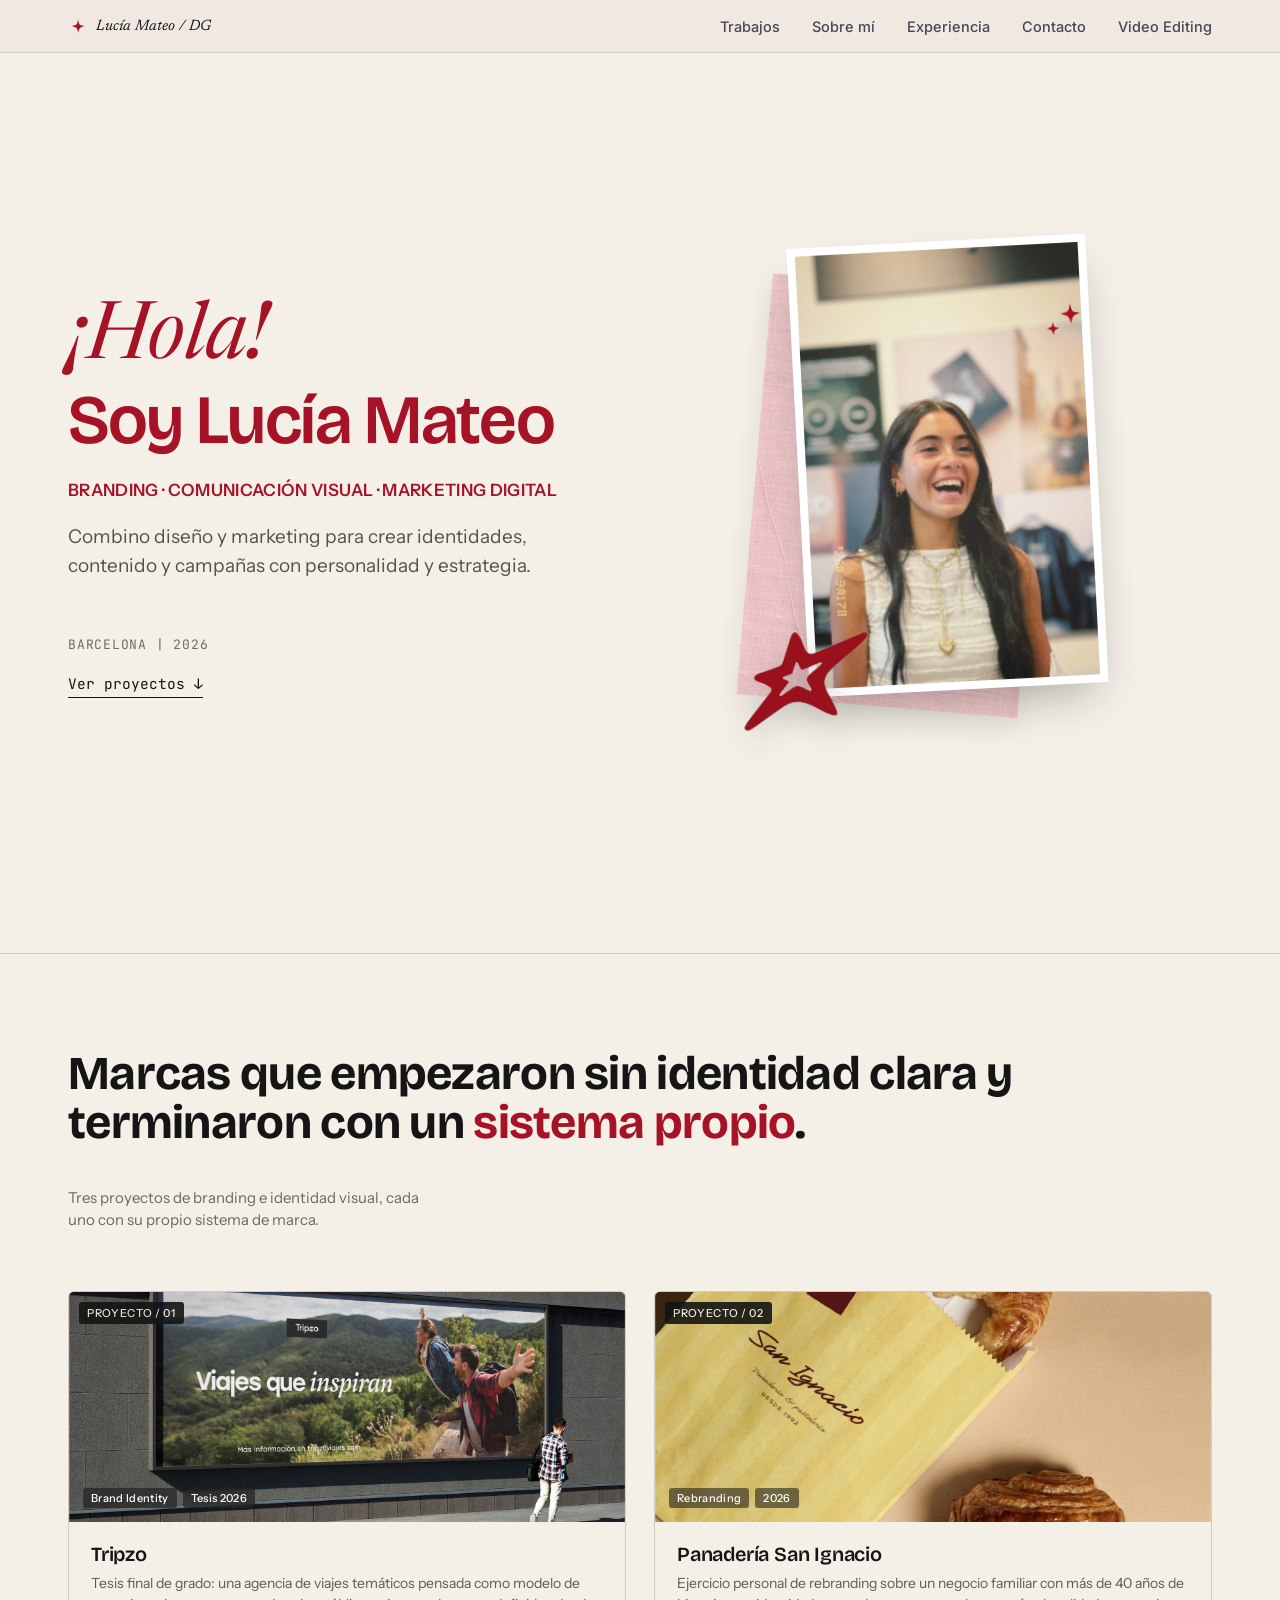
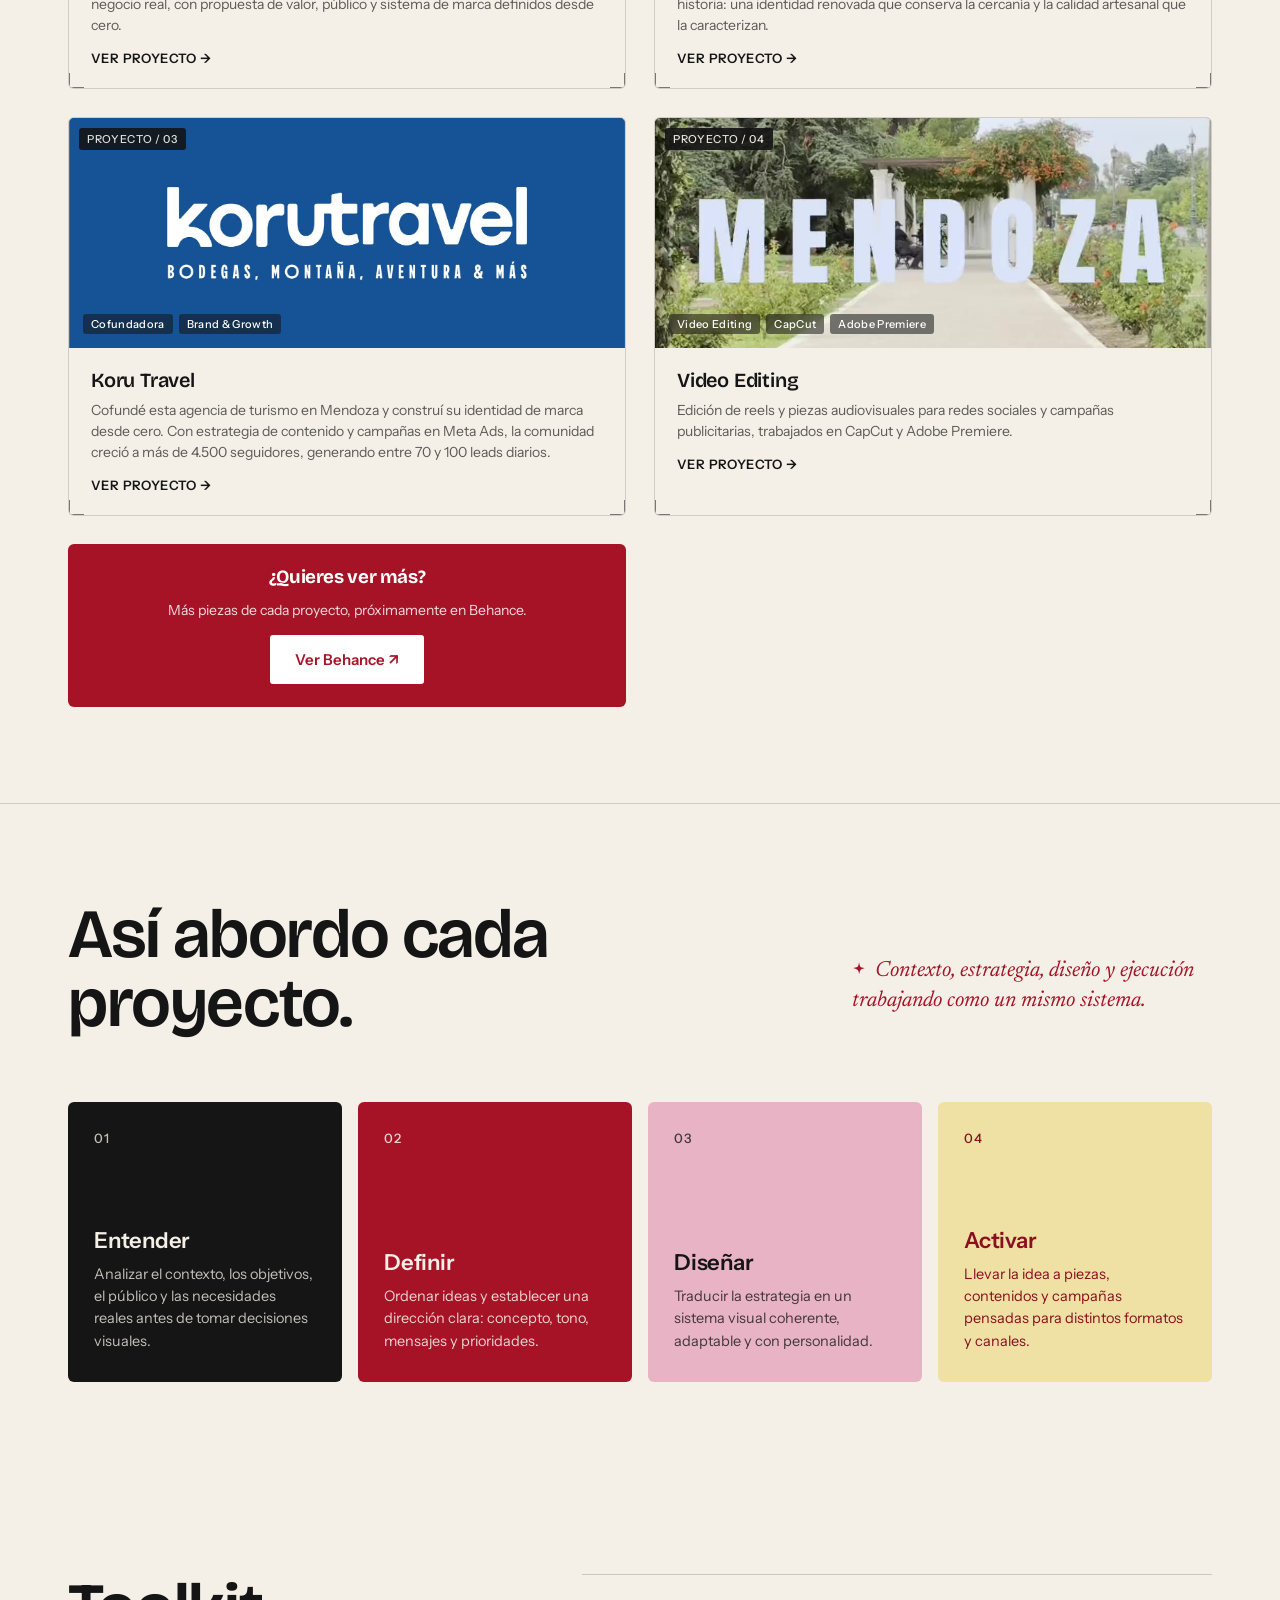
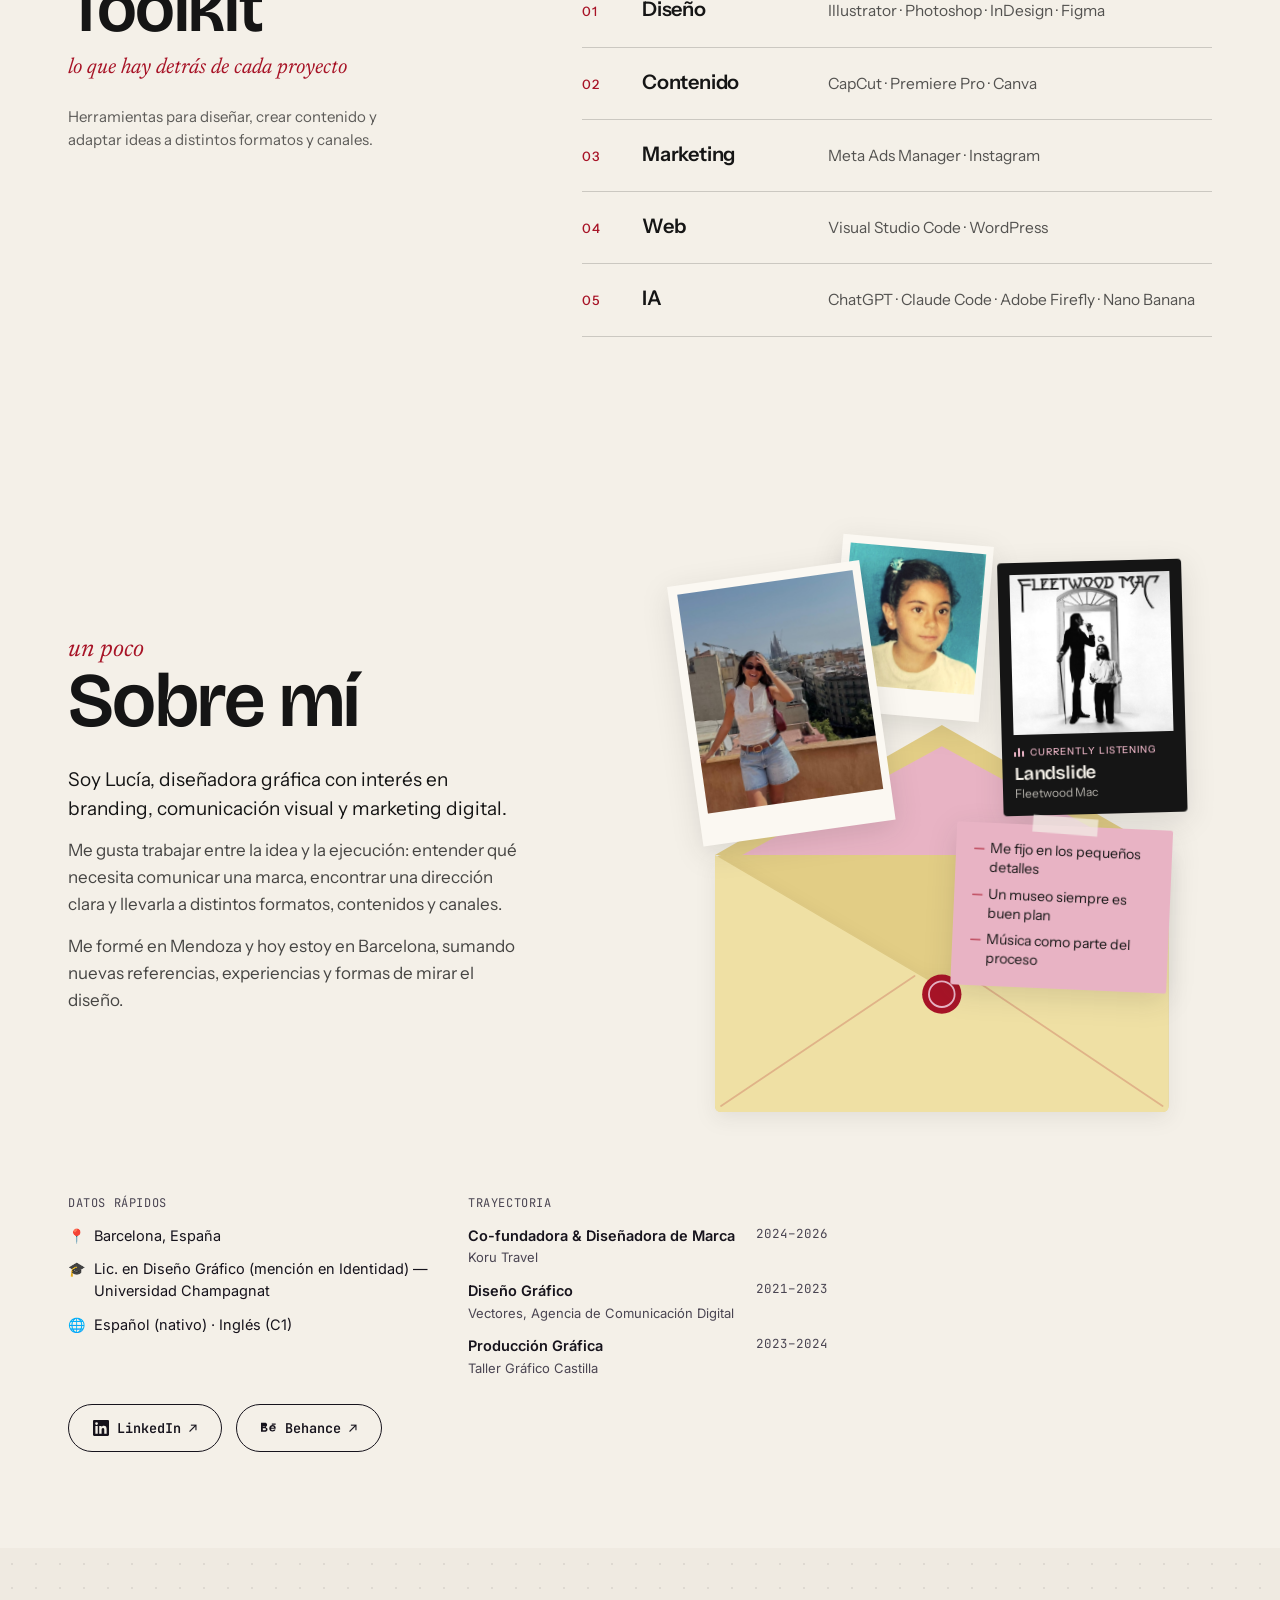
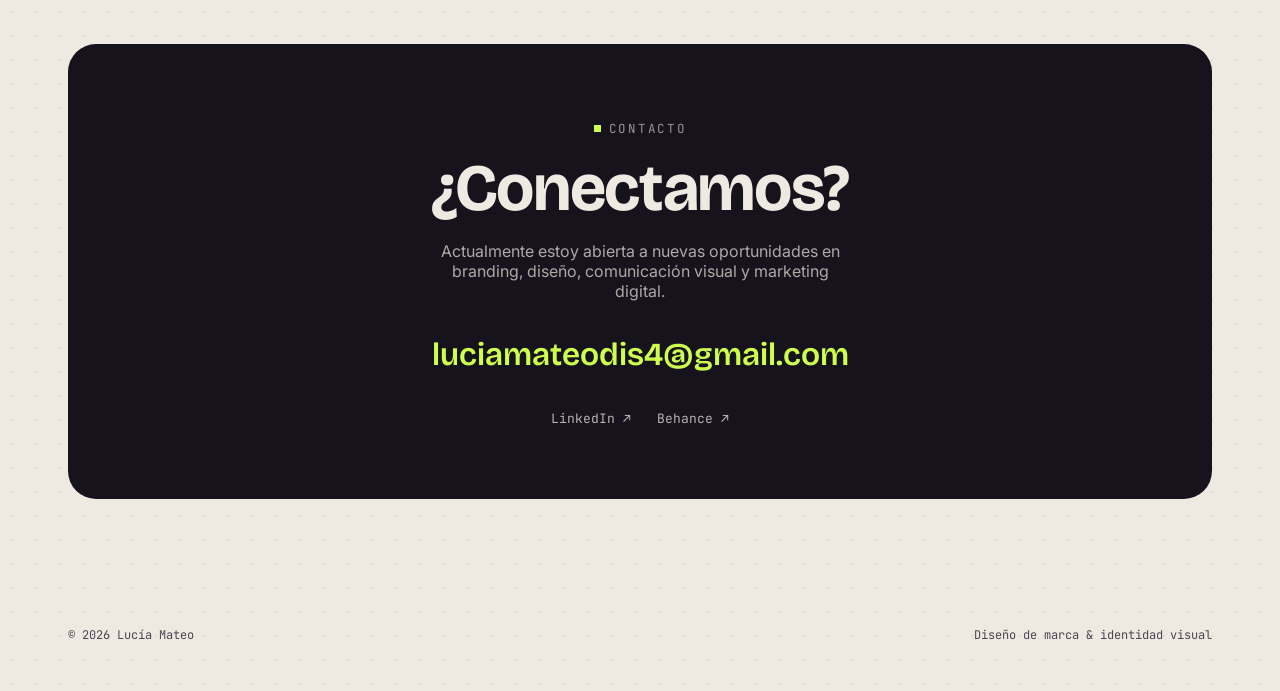
<file: index.html>
<!DOCTYPE html>
<html lang="es">
<head>
<meta charset="UTF-8">
<meta name="viewport" content="width=device-width, initial-scale=1.0">
<script>document.documentElement.classList.add('js');</script>
<title>Lucía Mateo — Diseñadora de Marca y Comunicación Visual</title>
<meta name="description" content="Portfolio de Lucía Mateo, Diseñadora de Marca y Comunicación Visual: investigación, estrategia, sistema visual y aplicaciones de marca.">
<link rel="canonical" href="https://mmateolucia-art.github.io/portfolio-lucia/">

<meta property="og:type" content="website">
<meta property="og:locale" content="es_AR">
<meta property="og:url" content="https://mmateolucia-art.github.io/portfolio-lucia/">
<meta property="og:title" content="Lucía Mateo — Diseñadora de Marca y Comunicación Visual">
<meta property="og:description" content="Portfolio de Lucía Mateo, Diseñadora de Marca y Comunicación Visual: investigación, estrategia, sistema visual y aplicaciones de marca.">
<meta property="og:image" content="assets/images/lucia-perfil.jpg">

<meta name="twitter:card" content="summary_large_image">
<meta name="twitter:title" content="Lucía Mateo — Diseñadora de Marca y Comunicación Visual">
<meta name="twitter:description" content="Portfolio de Lucía Mateo, Diseñadora de Marca y Comunicación Visual.">
<meta name="twitter:image" content="https://cdn.myportfolio.com/95ef7bb7-5c14-4b65-9e2f-064f69b34ddf/188fa407-0d15-4725-ad2d-2b0a0251a399_rwc_423x0x3004x2253x3004.jpg">

<meta name="theme-color" content="#EFEAE1">
<link rel="icon" type="image/svg+xml" href="assets/favicon.svg?v=2">

<link rel="preconnect" href="https://fonts.googleapis.com">
<link rel="preconnect" href="https://fonts.gstatic.com" crossorigin>
<link href="https://fonts.googleapis.com/css2?family=Bricolage+Grotesque:opsz,wght@12..96,400..800&family=Instrument+Sans:wght@400..700&family=Inter:wght@400;500;600&family=JetBrains+Mono:wght@400;500&family=Newsreader:ital,opsz,wght@1,6..72,400&display=swap" rel="stylesheet">
<link rel="preload" as="image" href="assets/images/lucia-hero-web.jpg" fetchpriority="high">
<link rel="stylesheet" href="assets/style.css">
</head>
<body>

<header class="nav">
  <div class="nav-inner">
    <a href="#top" class="logo logo--signature">
      <span class="logo-mark logo-mark--star">
        <svg viewBox="0 0 24 24" aria-hidden="true">
          <path fill="#A71326" d="M12 1.5c.8 4.5 1.3 7.1 3.2 9 2.2.5 4.6.9 6.8 1.5-2.4.7-4.8 1.3-6.7 2.7-1.6 2.1-2.3 4.3-2.9 7.8-.7-3.5-1.4-5.9-3.1-7.7-2-1.4-4.5-2.1-7.3-2.8 2.9-.6 5.5-1.1 7.2-1.9 1.8-1.8 2.4-4.4 2.8-8.6Z"/>
        </svg>
      </span>
      Lucía Mateo / DG
    </a>
    <nav class="links" id="mobileNav">
      <a href="#trabajo">Trabajos</a>
      <a href="#sobre-mi">Sobre mí</a>
      <a href="#experiencia">Experiencia</a>
      <a href="#contacto">Contacto</a>
      <a href="video-editing.html">Video Editing</a>
    </nav>
    <button class="burger" id="burgerBtn" aria-label="Abrir menú" aria-expanded="false" aria-controls="mobileNav">
      <span></span><span></span><span></span>
    </button>
  </div>
</header>

<main id="top">

  <!-- HERO -->
  <section class="hero-v2" id="hero">
    <div class="wrap hero-v2-grid">
      <div class="hero-v2-info">
        <p class="hero-v2-hello">¡Hola!</p>
        <h1 class="hero-v2-name">Soy Lucía Mateo</h1>
        <p class="hero-v2-role">BRANDING · COMUNICACIÓN VISUAL · MARKETING DIGITAL</p>
        <p class="hero-v2-lead">Combino diseño y marketing para crear identidades, contenido y campañas con personalidad y estrategia.</p>
        <div class="hero-v2-meta-group">
          <p class="hero-v2-meta">Barcelona | 2026</p>
          <a href="#trabajo" class="hero-v2-cta">Ver proyectos ↓</a>
        </div>
      </div>

      <div class="hero-v2-visual">
        <div class="hero-v2-fabric-wrap" data-depth="2.5" aria-hidden="true">
          <img class="hero-v2-fabric" src="assets/images/pink-fabric-web.jpg" alt="" width="640" height="960">
        </div>

        <div class="hero-v2-photo-tilt">
          <div class="hero-v2-photo-wrap" data-depth="3">
            <img class="hero-v2-photo" src="assets/images/lucia-hero-web.jpg" alt="Lucía Mateo riendo con naturalidad, retrato tomado en un espacio interior con fotografías de fondo" width="840" height="1260" fetchpriority="high">
          </div>

          <!-- anchored to .hero-v2-photo-tilt (not .hero-v2-visual) so their overlap with the photo stays constant regardless of container width -->
          <div class="hero-v2-star-main-wrap" data-depth="-7" aria-hidden="true">
            <img class="hero-v2-star-main" src="assets/images/star-main-cut.png" alt="" width="520" height="520">
          </div>

          <div class="hero-v2-star-small-wrap" data-depth="3.5" aria-hidden="true">
            <svg class="hero-v2-star-small hero-v2-star-small-a" viewBox="0 0 24 24">
              <path d="M12 1.5c.8 4.5 1.3 7.1 3.2 9 2.2.5 4.6.9 6.8 1.5-2.4.7-4.8 1.3-6.7 2.7-1.6 2.1-2.3 4.3-2.9 7.8-.7-3.5-1.4-5.9-3.1-7.7-2-1.4-4.5-2.1-7.3-2.8 2.9-.6 5.5-1.1 7.2-1.9 1.8-1.8 2.4-4.4 2.8-8.6Z"/>
            </svg>
            <svg class="hero-v2-star-small hero-v2-star-small-b" viewBox="0 0 24 24">
              <path d="M12 1.5c.8 4.5 1.3 7.1 3.2 9 2.2.5 4.6.9 6.8 1.5-2.4.7-4.8 1.3-6.7 2.7-1.6 2.1-2.3 4.3-2.9 7.8-.7-3.5-1.4-5.9-3.1-7.7-2-1.4-4.5-2.1-7.3-2.8 2.9-.6 5.5-1.1 7.2-1.9 1.8-1.8 2.4-4.4 2.8-8.6Z"/>
            </svg>
          </div>
        </div>
      </div>
    </div>
  </section>

  <hr class="divider">

  <!-- WORK -->
  <section class="pad work-hp" id="trabajo">
    <div class="wrap">
      <div class="section-head reveal">
        <h2 class="h2-work">Marcas que empezaron sin identidad clara y terminaron con un <span class="hl">sistema propio</span>.</h2>
        <p>Tres proyectos de branding e identidad visual, cada uno con su propio sistema de marca.</p>
      </div>

      <div class="work-grid">

        <a class="proj frame reveal" href="tripzo.html">
          <span class="corner tl"></span><span class="corner tr"></span><span class="corner bl"></span><span class="corner br"></span>
          <span class="frame-tag">proyecto / 01</span>
          <div class="proj-thumb">
            <img src="assets/images/tripzo-portada.jpg" alt="Identidad de marca de Tripzo, agencia de viajes temáticos" loading="lazy">
            <div class="tags"><span>Brand Identity</span><span>Tesis 2026</span></div>
          </div>
          <div class="proj-body">
            <h3>Tripzo</h3>
            <p>Tesis final de grado: una agencia de viajes temáticos pensada como modelo de negocio real, con propuesta de valor, público y sistema de marca definidos desde cero.</p>
            <div class="proj-arrow">Ver proyecto →</div>
          </div>
        </a>

        <a class="proj frame reveal" href="panaderia-san-ignacio.html">
          <span class="corner tl"></span><span class="corner tr"></span><span class="corner bl"></span><span class="corner br"></span>
          <span class="frame-tag">proyecto / 02</span>
          <div class="proj-thumb">
            <img src="assets/images/panaderia-san-ignacio-portada.jpg" alt="Rebranding de Panadería San Ignacio" loading="lazy">
            <div class="tags"><span>Rebranding</span><span>2026</span></div>
          </div>
          <div class="proj-body">
            <h3>Panadería San Ignacio</h3>
            <p>Ejercicio personal de rebranding sobre un negocio familiar con más de 40 años de historia: una identidad renovada que conserva la cercanía y la calidad artesanal que la caracterizan.</p>
            <div class="proj-arrow">Ver proyecto →</div>
          </div>
        </a>

        <a class="proj frame reveal" href="koru-travel.html">
          <span class="corner tl"></span><span class="corner tr"></span><span class="corner bl"></span><span class="corner br"></span>
          <span class="frame-tag">proyecto / 03</span>
          <div class="proj-thumb">
            <img src="assets/images/koru-travel-portada.jpg" alt="Identidad de marca de Koru Travel, agencia de viajes en Mendoza" loading="lazy">
            <div class="tags"><span>Cofundadora</span><span>Brand & Growth</span></div>
          </div>
          <div class="proj-body">
            <h3>Koru Travel</h3>
            <p>Cofundé esta agencia de turismo en Mendoza y construí su identidad de marca desde cero. Con estrategia de contenido y campañas en Meta Ads, la comunidad creció a más de 4.500 seguidores, generando entre 70 y 100 leads diarios.</p>
            <div class="proj-arrow">Ver proyecto →</div>
          </div>
        </a>

        <a class="proj frame reveal" href="video-editing.html">
          <span class="corner tl"></span><span class="corner tr"></span><span class="corner bl"></span><span class="corner br"></span>
          <span class="frame-tag">proyecto / 04</span>
          <div class="proj-thumb">
            <img src="assets/images/koru-video-5-publicidad-poster.jpg" alt="Pieza de publicidad en video de Koru Travel" loading="lazy">
            <div class="tags"><span>Video Editing</span><span>CapCut</span><span>Adobe Premiere</span></div>
          </div>
          <div class="proj-body">
            <h3>Video Editing</h3>
            <p>Edición de reels y piezas audiovisuales para redes sociales y campañas publicitarias, trabajados en CapCut y Adobe Premiere.</p>
            <div class="proj-arrow">Ver proyecto →</div>
          </div>
        </a>

        <div class="proj frame reveal" style="display:flex; align-items:center; justify-content:center; text-align:center; padding:22px; background:var(--violet); color:#fff; border-color:transparent;">
          <div>
            <h3 style="margin-bottom:10px;">¿Quieres ver más?</h3>
            <p style="color:rgba(255,255,255,.85); font-size:14px; margin-bottom:16px;">Más piezas de cada proyecto, próximamente en Behance.</p>
            <a href="https://www.behance.net/luciamateo" target="_blank" rel="noopener" class="btn" style="background:#fff; color:var(--violet);">Ver Behance ↗</a>
          </div>
        </div>

      </div>
    </div>
  </section>

  <hr class="divider">

  <!-- PROCESS -->
  <section class="pad process-hp" id="proceso">
    <div class="wrap">
      <div class="section-head reveal">
        <h2>Así abordo cada proyecto.</h2>
        <p>
          <svg class="process-hp-star" viewBox="0 0 24 24" aria-hidden="true"><path d="M12 1.5c.8 4.5 1.3 7.1 3.2 9 2.2.5 4.6.9 6.8 1.5-2.4.7-4.8 1.3-6.7 2.7-1.6 2.1-2.3 4.3-2.9 7.8-.7-3.5-1.4-5.9-3.1-7.7-2-1.4-4.5-2.1-7.3-2.8 2.9-.6 5.5-1.1 7.2-1.9 1.8-1.8 2.4-4.4 2.8-8.6Z"/></svg>
          Contexto, estrategia, diseño y ejecución trabajando como un mismo sistema.
        </p>
      </div>
      <div class="steps">
        <div class="step st1 reveal">
          <div class="num">01</div>
          <h3>Entender</h3>
          <p>Analizar el contexto, los objetivos, el público y las necesidades reales antes de tomar decisiones visuales.</p>
        </div>
        <div class="step st2 reveal">
          <div class="num">02</div>
          <h3>Definir</h3>
          <p>Ordenar ideas y establecer una dirección clara: concepto, tono, mensajes y prioridades.</p>
        </div>
        <div class="step st3 reveal">
          <div class="num">03</div>
          <h3>Diseñar</h3>
          <p>Traducir la estrategia en un sistema visual coherente, adaptable y con personalidad.</p>
        </div>
        <div class="step st4 reveal">
          <div class="num">04</div>
          <h3>Activar</h3>
          <p>Llevar la idea a piezas, contenidos y campañas pensadas para distintos formatos y canales.</p>
        </div>
      </div>
    </div>
  </section>

  <!-- TOOLKIT -->
  <section class="pad toolkit-hp" id="toolkit">
    <div class="wrap toolkit-hp-grid">
      <div class="toolkit-hp-head reveal">
        <h2 class="toolkit-hp-title">Toolkit</h2>
        <p class="toolkit-hp-sub">lo que hay detrás de cada proyecto</p>
        <p class="toolkit-hp-copy">Herramientas para diseñar, crear contenido y adaptar ideas a distintos formatos y canales.</p>
      </div>
      <ol class="toolkit-hp-list reveal">
        <li class="toolkit-hp-item">
          <span class="toolkit-hp-num">01</span>
          <h3 class="toolkit-hp-cat">Diseño</h3>
          <p class="toolkit-hp-tools">Illustrator · Photoshop · InDesign · Figma</p>
        </li>
        <li class="toolkit-hp-item">
          <span class="toolkit-hp-num">02</span>
          <h3 class="toolkit-hp-cat">Contenido</h3>
          <p class="toolkit-hp-tools">CapCut · Premiere Pro · Canva</p>
        </li>
        <li class="toolkit-hp-item">
          <span class="toolkit-hp-num">03</span>
          <h3 class="toolkit-hp-cat">Marketing</h3>
          <p class="toolkit-hp-tools">Meta Ads Manager · Instagram</p>
        </li>
        <li class="toolkit-hp-item">
          <span class="toolkit-hp-num">04</span>
          <h3 class="toolkit-hp-cat">Web</h3>
          <p class="toolkit-hp-tools">Visual Studio Code · WordPress</p>
        </li>
        <li class="toolkit-hp-item">
          <span class="toolkit-hp-num">05</span>
          <h3 class="toolkit-hp-cat">IA</h3>
          <p class="toolkit-hp-tools">ChatGPT · Claude Code · Adobe Firefly · Nano Banana</p>
        </li>
      </ol>
    </div>
  </section>

  <!-- ABOUT -->
  <section class="pad about-hp" id="sobre-mi">
    <div class="wrap">
      <div class="about-hp-intro">
        <div class="about-hp-text reveal">
          <p class="about-hp-eyebrow">un poco</p>
          <h2 class="about-hp-title">Sobre mí</h2>
          <div class="about-hp-body">
            <p>Soy Lucía, diseñadora gráfica con interés en branding, comunicación visual y marketing digital.</p>
            <p>Me gusta trabajar entre la idea y la ejecución: entender qué necesita comunicar una marca, encontrar una dirección clara y llevarla a distintos formatos, contenidos y canales.</p>
            <p>Me formé en Mendoza y hoy estoy en Barcelona, sumando nuevas referencias, experiencias y formas de mirar el diseño.</p>
          </div>
        </div>

        <!-- envelope: back (inside + open flap) sits behind the pieces, front pocket in front of them while they slide out -->
        <div class="about-hp-visual">
          <svg class="about-hp-env about-hp-env-back" viewBox="0 0 300 260" aria-hidden="true" focusable="false">
            <path class="env-flap" d="M0 90 L150 4 L300 90 Z"/>
            <path class="env-liner" d="M18 90 L150 18 L282 90 Z"/>
            <rect class="env-inside" x="0" y="90" width="300" height="170" rx="4"/>
          </svg>

          <figure class="about-hp-piece about-hp-photo about-hp-p1">
            <img src="assets/images/lucia-actual-bcn.jpg" alt="Lucía Mateo en una terraza de Barcelona, con la Sagrada Familia de fondo" width="800" height="1191" loading="lazy">
          </figure>

          <figure class="about-hp-piece about-hp-photo about-hp-p2">
            <img src="assets/images/lucia-infancia.jpg" alt="Foto de infancia de Lucía Mateo" width="700" height="729" loading="lazy">
          </figure>

          <div class="about-hp-piece about-hp-music about-hp-p3">
            <img class="about-hp-music-cover" src="assets/images/fleetwood-mac-cover.jpg" alt="Portada del álbum Fleetwood Mac" width="500" height="500" loading="lazy">
            <p class="about-hp-music-label">
              <span class="about-hp-eq" aria-hidden="true"><i></i><i></i><i></i></span>
              Currently listening
            </p>
            <p class="about-hp-music-track">Landslide</p>
            <p class="about-hp-music-artist">Fleetwood Mac</p>
          </div>

          <div class="about-hp-piece about-hp-note about-hp-p4">
            <ul>
              <li>Me fijo en los pequeños detalles</li>
              <li>Un museo siempre es buen plan</li>
              <li>Música como parte del proceso</li>
            </ul>
          </div>

          <svg class="about-hp-env about-hp-env-front" viewBox="0 0 300 260" aria-hidden="true" focusable="false">
            <path class="env-pocket" d="M0 90 L150 178 L300 90 L300 256 Q300 260 296 260 L4 260 Q0 260 0 256 Z"/>
            <path class="env-fold" d="M4 256 L132 170 M296 256 L168 170"/>
            <circle class="env-seal" cx="150" cy="182" r="13"/>
            <circle class="env-seal-ring" cx="150" cy="182" r="8.5"/>
          </svg>
        </div>
      </div>

      <div class="about-copy about-hp-details">

          <div class="about-facts">
            <div class="fact-col">
              <div class="fact-label mono">Datos rápidos</div>
              <ul class="fact-list">
                <li><span class="fact-icon" aria-hidden="true">📍</span>Barcelona, España</li>
                <li><span class="fact-icon" aria-hidden="true">🎓</span>Lic. en Diseño Gráfico (mención en Identidad) — Universidad Champagnat</li>
                <li><span class="fact-icon" aria-hidden="true">🌐</span>Español (nativo) · Inglés (C1)</li>
              </ul>
            </div>
            <div class="fact-col" id="experiencia">
              <div class="fact-label mono">Trayectoria</div>
              <ul class="fact-list timeline">
                <li>
                  <div class="timeline-info">
                    <span class="role">Co-fundadora &amp; Diseñadora de Marca</span>
                    <span class="org">Koru Travel</span>
                  </div>
                  <span class="dates mono">2024–2026</span>
                </li>
                <li>
                  <div class="timeline-info">
                    <span class="role">Diseño Gráfico</span>
                    <span class="org">Vectores, Agencia de Comunicación Digital</span>
                  </div>
                  <span class="dates mono">2021–2023</span>
                </li>
                <li>
                  <div class="timeline-info">
                    <span class="role">Producción Gráfica</span>
                    <span class="org">Taller Gráfico Castilla</span>
                  </div>
                  <span class="dates mono">2023–2024</span>
                </li>
              </ul>
            </div>
          </div>

          <div class="about-links">
            <a href="https://www.linkedin.com/in/lucia-mateo-dis4/" target="_blank" rel="noopener" class="btn btn-ghost">
              <svg width="16" height="16" viewBox="0 0 24 24" fill="currentColor" aria-hidden="true"><path d="M20.45 20.45h-3.56v-5.57c0-1.33-.03-3.04-1.85-3.04-1.85 0-2.14 1.44-2.14 2.94v5.67H9.34V9h3.41v1.56h.05c.48-.9 1.64-1.85 3.38-1.85 3.6 0 4.27 2.37 4.27 5.46v6.28zM5.34 7.43a2.07 2.07 0 1 1 0-4.14 2.07 2.07 0 0 1 0 4.14zM7.12 20.45H3.56V9h3.56v11.45zM22.22 0H1.78C.8 0 0 .78 0 1.75v20.5C0 23.22.8 24 1.78 24h20.44C23.2 24 24 23.22 24 22.25V1.75C24 .78 23.2 0 22.22 0z"/></svg>
              LinkedIn ↗
            </a>
            <a href="https://www.behance.net/luciamateo" target="_blank" rel="noopener" class="btn btn-ghost">
              <svg width="16" height="16" viewBox="0 0 24 24" fill="currentColor" aria-hidden="true"><path d="M6.94 8.86H2V6.98h4.94v1.88zM22 12.66c0 .17 0 .34-.02.5h-6.84c.07 1.46.87 2.4 2.33 2.4 1.05 0 1.75-.49 1.98-1.15h2.34c-.42 1.9-1.98 2.99-4.4 2.99-3.18 0-4.98-1.89-4.98-5.02 0-3 1.91-5.06 4.9-5.06 3.05 0 4.7 1.69 4.69 4.34zm-2.51-1.1c-.08-1.15-.87-1.94-1.98-1.94-1.26 0-1.97.75-2.13 1.94h4.11zM7.62 11.6c1.44.31 2.14 1.12 2.14 2.62 0 2.46-1.95 3.55-4.5 3.55H0V4.17h5.31c2.35 0 3.9.95 3.9 3.08 0 1.16-.49 1.91-1.35 2.35H7.63zM2.7 9.62h2.4c1.1 0 1.7-.47 1.7-1.34 0-.96-.79-1.28-1.77-1.28H2.7v2.62zm2.66 5.68c1.17 0 2.03-.45 2.03-1.55 0-1-.74-1.5-1.94-1.5H2.7v3.05h2.66zM16.19 5.4H22v1.8h-5.81V5.4z"/></svg>
              Behance ↗
            </a>
          </div>
      </div>
    </div>
  </section>

  <!-- CONTACT -->
  <section class="pad" id="contacto">
    <div class="wrap">
      <div class="contact">
        <div class="eyebrow">contacto</div>
        <h2>¿Conectamos?</h2>
        <p class="sub">Actualmente estoy abierta a nuevas oportunidades en branding, diseño, comunicación visual y marketing digital.</p>
        <a href="mailto:luciamateodis4@gmail.com" class="big-email">luciamateodis4@gmail.com</a>
        <div class="social-row">
          <a href="https://www.linkedin.com/in/lucia-mateo-dis4/" target="_blank" rel="noopener">LinkedIn ↗</a>
          <a href="https://www.behance.net/luciamateo" target="_blank" rel="noopener">Behance ↗</a>
        </div>
      </div>
    </div>
  </section>

  <div class="wrap">
    <footer>
      <span>© 2026 Lucía Mateo</span>
      <span>Diseño de marca &amp; identidad visual</span>
    </footer>
  </div>

</main>

<div class="copy-toast" id="copyToast">Email copiado ✓</div>

<script>
  const btn = document.getElementById('copyEmailBtn');
  const toast = document.getElementById('copyToast');
  if(btn){
    btn.addEventListener('click', () => {
      navigator.clipboard?.writeText('luciamateodis4@gmail.com').catch(()=>{});
      toast.classList.add('show');
      setTimeout(()=>toast.classList.remove('show'), 1800);
    });
  }
</script>
<script src="assets/main.js" defer></script>

</body>
</html>
</file>
<file: assets/style.css>
:root{
    --canvas:#EFEAE1;
    --paper:#FFFFFF;
    --ink:#16131C;
    --ink-soft:#4A4552;
    --violet:#6D3AFF;
    --violet-ink:#2C1470;
    --coral:#FF5C39;
    --lime:#CFFF4D;
    --sky:#2F6FEF;
    --line: rgba(22,19,28,.14);
    --radius: 18px;
    --maxw: 1200px;
  }

  *{box-sizing:border-box;}
  html{scroll-behavior:smooth;}
  body{
    margin:0;
    position:relative;
    background:var(--canvas);
    color:var(--ink);
    font-family:'Inter',sans-serif;
    -webkit-font-smoothing:antialiased;
    overflow-x:hidden;
  }
  @keyframes pageFadeIn{ from{ opacity:0; transform:translateY(8px); } to{ opacity:1; transform:none; } }
  .js body{ animation:pageFadeIn .8s ease both; }
  body::before{
    content:"";
    position:fixed; inset:0;
    background-image: radial-gradient(var(--ink) 1px, transparent 1px);
    background-size: 24px 24px;
    opacity:.08;
    pointer-events:none;
    z-index:-1;
  }
  h1,h2,h3{
    font-family:'Bricolage Grotesque', sans-serif;
    margin:0;
    letter-spacing:-0.02em;
    line-height:1.08;
  }
  .mono{ font-family:'JetBrains Mono', monospace; }
  a{color:inherit;}
  img{max-width:100%;display:block;}
  .wrap{max-width:var(--maxw); margin:0 auto; padding:0 28px;}
  section{position:relative;}
  ::selection{background:var(--lime); color:var(--ink);}
  :focus-visible{ outline:3px solid var(--violet); outline-offset:3px; border-radius:4px; }

  /* ---------- eyebrow ---------- */
  .eyebrow{
    font-family:'JetBrains Mono', monospace;
    font-size:12.5px; text-transform:uppercase; letter-spacing:.14em;
    color:var(--ink-soft);
    display:inline-flex; align-items:center; gap:8px;
    margin-bottom:18px;
  }
  .eyebrow::before{ content:""; width:7px; height:7px; background:var(--coral); display:inline-block; flex:none; }

  /* ---------- frame motif: corner handles + labels ---------- */
  .frame{ position:relative; border-radius: var(--radius); }
  .frame .corner{ position:absolute; width:16px; height:16px; pointer-events:none; opacity:.55; transition:opacity .25s ease; }
  .frame .corner::before,.frame .corner::after{ content:""; position:absolute; background:var(--ink); }
  .frame .corner.tl{top:-1px; left:-1px;} .frame .corner.tl::before{width:100%;height:2px;top:0;} .frame .corner.tl::after{width:2px;height:100%;left:0;}
  .frame .corner.tr{top:-1px; right:-1px;} .frame .corner.tr::before{width:100%;height:2px;top:0;right:0;left:auto;} .frame .corner.tr::after{width:2px;height:100%;right:0;left:auto;}
  .frame .corner.bl{bottom:-1px; left:-1px;} .frame .corner.bl::before{width:100%;height:2px;bottom:0;top:auto;} .frame .corner.bl::after{width:2px;height:100%;left:0;}
  .frame .corner.br{bottom:-1px; right:-1px;} .frame .corner.br::before{width:100%;height:2px;bottom:0;top:auto;right:0;left:auto;} .frame .corner.br::after{width:2px;height:100%;right:0;left:auto;}
  .frame:hover .corner, .frame:focus-within .corner{ opacity:1; }
  .frame:hover .corner::before, .frame:hover .corner::after,
  .frame:focus-within .corner::before, .frame:focus-within .corner::after{ background:var(--violet); }

  .frame-tag{
    position:absolute; top:10px; left:10px;
    background:var(--ink); color:var(--canvas);
    font-family:'JetBrains Mono', monospace; font-size:10.5px; letter-spacing:.04em;
    padding:4px 8px; border-radius:5px; z-index:3; opacity:.85;
  }
  .frame-dim{
    position:absolute; bottom:10px; right:10px;
    font-family:'JetBrains Mono', monospace; font-size:10.5px; color:var(--ink);
    background:var(--paper); border:1px solid var(--line); padding:3px 7px; border-radius:5px;
    z-index:3; opacity:0; transform:translateY(4px); transition:opacity .2s ease, transform .2s ease;
  }
  .frame:hover .frame-dim, .frame:focus-within .frame-dim{ opacity:1; transform:translateY(0); }

  /* ---------- scroll reveal ---------- */
  .js .reveal{ opacity:0; transform:translateY(22px); transition:opacity .7s ease, transform .7s ease; }
  .js .reveal.in-view{ opacity:1; transform:translateY(0); }
  .js .reveal:nth-child(2){ transition-delay:.08s; }
  .js .reveal:nth-child(3){ transition-delay:.16s; }
  .js .reveal:nth-child(4){ transition-delay:.24s; }
  @media (prefers-reduced-motion: reduce){
    .reveal, .js .reveal{ opacity:1 !important; transform:none !important; transition:none !important; }
    .js body{ animation:none !important; }
  }

  /* ---------- nav ---------- */
  header.nav{ position:sticky; top:0; z-index:50; backdrop-filter:blur(10px); background:rgba(239,234,225,.82); border-bottom:1px solid var(--line); }
  .nav-inner{ display:flex; align-items:center; justify-content:space-between; padding:16px 28px; max-width:var(--maxw); margin:0 auto; }
  .logo{ display:flex; align-items:center; gap:10px; font-family:'Bricolage Grotesque', sans-serif; font-weight:700; font-size:17px; text-decoration:none; }
  .logo-mark{ width:30px; height:30px; color:var(--lime); display:flex; align-items:center; justify-content:center; flex:none; }
  .logo-mark svg{ width:80%; height:80%; }
  .logo--signature{ gap:8px; font-family:'Newsreader', serif; font-style:italic; font-weight:400; font-size:15px; color:var(--ink); }
  .logo-mark--star{ width:20px; height:20px; }
  nav.links{ display:flex; gap:32px; font-size:14.5px; font-weight:500; }
  nav.links a{ text-decoration:none; color:var(--ink-soft); transition:color .2s; }
  nav.links a:hover{ color:var(--ink); }
  .nav-cta{
    position:relative; isolation:isolate; overflow:hidden;
    background:var(--ink); color:var(--canvas);
    padding:9px 18px; border-radius:100px; font-size:14px; font-weight:600;
    text-decoration:none; white-space:nowrap;
    transition:color .35s ease;
  }
  .nav-cta::before{
    content:""; position:absolute; left:50%; top:50%; z-index:-1;
    width:14px; height:14px; border-radius:50%;
    background:var(--coral);
    transform:translate(-50%,-50%) scale(0);
    transition:transform .5s cubic-bezier(.16,1,.3,1);
  }
  .nav-cta:hover, .nav-cta:focus-visible{ color:#fff; }
  .nav-cta:hover::before, .nav-cta:focus-visible::before{ transform:translate(-50%,-50%) scale(15); }

  .burger{
    display:none;
    width:40px; height:40px;
    align-items:center; justify-content:center;
    flex-direction:column; gap:5px;
    background:none; border:none; cursor:pointer; padding:0; flex:none;
  }
  .burger span{
    display:block; width:22px; height:2px; border-radius:2px;
    background:var(--ink);
    transition:transform .25s ease, opacity .2s ease;
  }
  .burger.open span:nth-child(1){ transform:translateY(7px) rotate(45deg); }
  .burger.open span:nth-child(2){ opacity:0; }
  .burger.open span:nth-child(3){ transform:translateY(-7px) rotate(-45deg); }

  @media (max-width:820px){
    nav.links{
      display:none;
      position:absolute; top:100%; left:0; right:0;
      flex-direction:column; gap:0;
      background:var(--canvas);
      border-bottom:1px solid var(--line);
      padding:4px 28px 18px;
    }
    nav.links.open{ display:flex; }
    nav.links a{ padding:14px 0; border-bottom:1px solid var(--line); font-size:15.5px; }
    nav.links a:last-child{ border-bottom:none; }
    .burger{ display:flex; }
  }

  /* ---------- hero (v2: personal archive composition) ---------- */
  .hl{ background:linear-gradient(180deg, transparent 62%, var(--lime) 62%); }

  .btn{ font-family:'Inter', sans-serif; font-weight:600; font-size:15px; padding:14px 24px; border-radius:100px; text-decoration:none; display:inline-flex; align-items:center; gap:8px; border:1.5px solid transparent; cursor:pointer; transition:transform .2s ease, background .2s ease, color .2s ease, border-color .2s; }
  .btn-primary{ background:var(--violet); color:#fff; }
  .btn-primary:hover{ transform:translateY(-2px); background:var(--violet-ink); }
  .btn-ghost{ border-color:var(--ink); color:var(--ink); font-family:'JetBrains Mono', monospace; font-size:13.5px; }
  .btn-ghost:hover{ background:var(--ink); color:var(--canvas); }

  .hero-v2{
    --hp-paper:#F4F0E8;
    --hp-ink:#151515;
    --hp-red:#A71326;
    --hp-pink:#E8B3C4;
    --hp-butter:#EFE0A4;
    position:relative;
    background:var(--hp-paper);
    color:var(--hp-ink);
    min-height:100vh;
    display:flex;
    align-items:center;
    padding:56px 0 64px;
    overflow:hidden;
  }

  .hero-v2-grid{
    display:grid;
    grid-template-columns:1.2fr 1fr;
    gap:40px;
    align-items:center;
    width:100%;
  }
  .hero-v2-grid > *{ min-width:0; }

  /* ----- left: editorial info column ----- */
  .hero-v2-info{ max-width:640px; }

  .hero-v2-hello{
    font-family:'Newsreader', serif;
    font-style:italic;
    font-weight:400;
    font-size:clamp(44px, 6.2vw, 92px);
    line-height:1;
    color:var(--hp-red);
    margin:0 0 6px;
  }

  .hero-v2-name{
    font-family:'Bricolage Grotesque', 'Instrument Sans', sans-serif;
    font-weight:600;
    font-size:clamp(36px, 5.4vw, 80px);
    line-height:1.05;
    letter-spacing:-0.02em;
    margin:0 0 22px;
    color:var(--hp-red);
  }

  .hero-v2-role{
    font-family:'Instrument Sans', sans-serif;
    font-style:normal;
    font-weight:600;
    font-size:clamp(15px, 1.6vw, 17px);
    letter-spacing:.02em;
    text-transform:uppercase;
    color:var(--hp-red);
    margin:0 0 22px;
  }

  .hero-v2-lead{
    font-family:'Instrument Sans', sans-serif;
    font-size:clamp(16px, 1.7vw, 19px);
    line-height:1.55;
    color:rgba(21,21,21,.72);
    max-width:42ch;
    margin:0;
  }

  .hero-v2-meta-group{ margin-top:56px; }

  .hero-v2-meta{
    font-family:'JetBrains Mono', monospace;
    font-size:13px;
    letter-spacing:.06em;
    text-transform:uppercase;
    color:rgba(21,21,21,.6);
    margin:0 0 20px;
  }

  .hero-v2-cta{
    font-family:'JetBrains Mono', monospace;
    font-size:14.5px;
    display:inline-flex;
    align-items:center;
    gap:8px;
    text-decoration:none;
    color:var(--hp-ink);
    padding-bottom:4px;
    border-bottom:1.5px solid var(--hp-ink);
    transition:color .25s ease, border-color .25s ease, gap .25s ease;
  }
  .hero-v2-cta:hover, .hero-v2-cta:focus-visible{
    color:var(--hp-red);
    border-color:var(--hp-red);
    gap:12px;
  }

  /* ----- right: personal archive composition ----- */
  .hero-v2-visual{
    position:relative;
    width:100%;
    max-width:440px;
    aspect-ratio:4/5;
    margin-left:auto;
    justify-self:end;
  }
  .hero-v2-visual [data-depth]{ will-change:transform; }

  .hero-v2-fabric-wrap{ position:absolute; top:11%; left:-4%; width:64%; aspect-ratio:2/3; z-index:1; }
  .hero-v2-fabric{
    width:100%; height:100%; object-fit:cover; display:block;
    transform:rotate(5deg);
    box-shadow:0 10px 30px rgba(21,21,21,.08);
  }

  .hero-v2-photo-tilt{ position:absolute; top:3%; left:6%; width:68%; aspect-ratio:2/3; transform:rotate(-3deg); z-index:3; }
  .hero-v2-photo-wrap{ width:100%; height:100%; }
  .hero-v2-photo{
    width:100%; height:100%; object-fit:cover; display:block;
    background:var(--hp-paper);
    border:8px solid #fff;
    box-shadow:0 22px 44px -16px rgba(21,21,21,.35);
  }

  /* stars are positioned as %% of .hero-v2-photo-tilt (their nearest positioned ancestor is now the photo
     itself, not .hero-v2-visual), so their overlap with the photo stays constant at any container width instead
     of drifting whenever the visual column shrinks or a breakpoint changes photo-tilt's own top/left/width. */
  .hero-v2-star-main-wrap{ position:absolute; top:80%; left:-25%; width:48%; z-index:4; }
  .hero-v2-star-main{ width:100%; height:auto; display:block; filter:drop-shadow(0 10px 16px rgba(21,21,21,.18)); }

  /* small sparkle stars, inline SVG (same mark as the nav star icon), clustered over the photo's top-right corner */
  .hero-v2-star-small-wrap{ position:absolute; top:15%; left:85%; z-index:6; }
  .hero-v2-star-small{
    position:absolute;
    display:block;
    fill:var(--hp-red);
    filter:drop-shadow(0 3px 6px rgba(21,21,21,.16));
  }
  .hero-v2-star-small-a{ width:24px; height:24px; top:0; left:14px; }
  .hero-v2-star-small-b{ width:16px; height:16px; top:18px; left:0; }

  /* ----- entrance animation: base rule = final resting state (safe without JS) ----- */
  .hero-v2-hello, .hero-v2-name,
  .hero-v2-role, .hero-v2-lead, .hero-v2-meta, .hero-v2-cta,
  .hero-v2-fabric, .hero-v2-photo{ opacity:1; }
  .hero-v2-star-main{ opacity:1; transform:rotate(0deg); }
  .hero-v2-star-small{ opacity:1; }

  @keyframes heroNameIn{ from{opacity:0; transform:translateY(28px);} to{opacity:1; transform:translateY(0);} }
  @keyframes heroFadeUp{ from{opacity:0; transform:translateY(14px);} to{opacity:1; transform:translateY(0);} }
  @keyframes heroFabricIn{ from{opacity:0;} to{opacity:1;} }
  @keyframes heroPhotoIn{ from{opacity:0; transform:translateY(18px) scale(.97);} to{opacity:1; transform:translateY(0) scale(1);} }
  @keyframes heroStarMainIn{ from{opacity:0; transform:rotate(-6deg) scale(.94);} to{opacity:1; transform:rotate(0deg) scale(1);} }
  @keyframes heroStarSmallIn{ from{opacity:0; transform:translateY(8px) scale(.9);} to{opacity:1; transform:translateY(0) scale(1);} }

  .js .hero-v2-hello{ opacity:0; transform:translateY(28px); animation:heroNameIn .7s cubic-bezier(.16,.8,.24,1) both; }
  .js .hero-v2-name{ opacity:0; transform:translateY(28px); animation:heroNameIn .7s cubic-bezier(.16,.8,.24,1) .1s both; }
  .js .hero-v2-role{ opacity:0; transform:translateY(14px); animation:heroFadeUp .55s ease-out .28s both; }
  .js .hero-v2-lead{ opacity:0; transform:translateY(14px); animation:heroFadeUp .55s ease-out .36s both; }
  .js .hero-v2-meta{ opacity:0; transform:translateY(14px); animation:heroFadeUp .55s ease-out .44s both; }
  .js .hero-v2-cta{ opacity:0; transform:translateY(14px); animation:heroFadeUp .55s ease-out .52s both; }
  .js .hero-v2-fabric{ opacity:0; animation:heroFabricIn .6s ease-out .15s both; }
  .js .hero-v2-photo{ opacity:0; transform:translateY(18px) scale(.97); animation:heroPhotoIn .8s cubic-bezier(.16,.8,.24,1) .24s both; }
  .js .hero-v2-star-main{ opacity:0; transform:rotate(-6deg) scale(.94); animation:heroStarMainIn .65s ease-out .55s both; }
  .js .hero-v2-star-small{ opacity:0; transform:translateY(8px) scale(.9); animation:heroStarSmallIn .5s ease-out .6s both; }

  @media (prefers-reduced-motion: reduce){
    .js .hero-v2 *{ animation:none !important; }
    .js .hero-v2-hello, .js .hero-v2-name,
    .js .hero-v2-role, .js .hero-v2-lead, .js .hero-v2-meta, .js .hero-v2-cta,
    .js .hero-v2-fabric, .js .hero-v2-photo, .js .hero-v2-star-small{ opacity:1 !important; transform:none !important; }
    .js .hero-v2-star-main{ opacity:1 !important; transform:rotate(0deg) !important; }
  }

  /* ----- responsive ----- */
  @media (max-width:900px){
    .hero-v2-visual{ max-width:380px; }
  }

  @media (max-width:860px){
    .hero-v2{ padding:40px 0 56px; min-height:auto; }
    .hero-v2-grid{ grid-template-columns:1fr; gap:48px; }
    .hero-v2-info{ max-width:none; }
    .hero-v2-visual{ max-width:340px; margin:0 auto; justify-self:center; }
    .hero-v2-fabric-wrap, .hero-v2-star-small-wrap{ display:none; }
    .hero-v2-photo-tilt{ top:4%; left:12%; width:66%; }
    /* .hero-v2-star-main-wrap needs no mobile override: it's positioned as %% of .hero-v2-photo-tilt now,
       which keeps the same aspect-ratio at every breakpoint. */
  }

  @media (max-width:480px){
    .hero-v2-visual{ max-width:300px; }
  }

  /* ---------- section headers ---------- */
  .section-head{ display:flex; justify-content:space-between; align-items:end; gap:24px; margin-bottom:44px; flex-wrap:wrap; }
  .section-head h2{ font-size:clamp(30px,4.4vw,54px); max-width:22ch; font-weight:700; line-height:1.04; }
  .section-head h2.h2-work{ font-size:clamp(27px,3.9vw,47px); max-width:40ch; }
  .section-head p{ color:var(--ink-soft); max-width:38ch; font-size:15px; line-height:1.5; }
  .section-head.section-head-balanced{ align-items:center; }
  .section-head.section-head-tight{ margin-bottom:20px; }
  section.pad{ padding:96px 0; }
  .divider{ border:none; border-top:1px solid var(--line); margin:0; }

  /* ---------- work grid ---------- */
  .work-grid{ display:grid; grid-template-columns:repeat(2, 1fr); gap:28px; }
  @media (max-width:760px){ .work-grid{grid-template-columns:1fr;} }
  .proj{ background:var(--paper); border-radius:var(--radius); border:1px solid var(--line); overflow:hidden; text-decoration:none; color:var(--ink); display:block; transition:transform .35s cubic-bezier(.2,.8,.2,1), box-shadow .35s ease; }
  .proj:hover, .proj:focus-visible{ transform:translateY(-6px) scale(1.015); box-shadow:0 28px 48px -22px rgba(22,19,28,.32); }
  .proj-thumb{ height:230px; position:relative; overflow:hidden; background:var(--ink); }
  .proj-thumb img{ width:100%; height:100%; object-fit:cover; transition:transform .5s ease; }
  .proj:hover .proj-thumb img{ transform:scale(1.05); }
  .proj-thumb .tags{ position:absolute; left:14px; bottom:14px; z-index:2; display:flex; gap:6px; flex-wrap:wrap; }
  .proj-thumb .tags span{ font-family:'JetBrains Mono', monospace; font-size:10.5px; color:#fff; background:rgba(0,0,0,.4); backdrop-filter:blur(4px); padding:3px 8px; border-radius:100px; }
  .proj-body{ padding:22px; }
  .proj-body h3{ font-size:20px; margin-bottom:8px; }
  .proj-body p{ margin:0; font-size:14px; line-height:1.5; color:var(--ink-soft); }
  .proj-arrow{ margin-top:14px; font-family:'JetBrains Mono', monospace; font-size:13px; display:flex; align-items:center; gap:6px; }

  /* ---------- trabajo: original work-grid cards, repainted with the Hero palette ---------- */
  .work-hp{
    --hp-paper:#F4F0E8;
    --hp-ink:#151515;
    --hp-red:#A71326;
    /* inline styles and shared .frame rules read these, so they pick up the new palette */
    --violet:var(--hp-red);
    --ink:var(--hp-ink);
    --paper:var(--hp-paper);
    --line:rgba(21,21,21,.16);
    background:var(--hp-paper);
    color:var(--hp-ink);
  }

  .work-hp .section-head h2{ font-family:'Bricolage Grotesque', sans-serif; letter-spacing:-0.015em; color:var(--hp-ink); }
  .work-hp .hl{ background:none; color:var(--hp-red); }
  .work-hp .section-head p{ font-family:'Instrument Sans', sans-serif; color:rgba(21,21,21,.62); }

  .work-hp .proj{ border-radius:6px; border-color:rgba(21,21,21,.16); transition:transform .35s cubic-bezier(.2,.8,.2,1), box-shadow .35s ease, border-color .25s ease; }
  .work-hp .proj:hover, .work-hp .proj:focus-visible{ transform:translateY(-6px); border-color:var(--hp-red); box-shadow:0 24px 44px -24px rgba(21,21,21,.28); }
  .work-hp .frame-tag{ background:var(--hp-ink); color:var(--hp-paper); font-family:'Instrument Sans', sans-serif; font-size:11px; font-weight:500; letter-spacing:.06em; text-transform:uppercase; border-radius:3px; opacity:.9; }
  .work-hp .proj-thumb .tags span{ font-family:'Instrument Sans', sans-serif; font-size:11px; font-weight:500; letter-spacing:.03em; background:rgba(21,21,21,.55); border-radius:3px; }
  .work-hp .proj-body h3{ font-family:'Bricolage Grotesque', sans-serif; font-weight:600; letter-spacing:-0.01em; transition:color .25s ease; }
  .work-hp .proj-body p{ font-family:'Instrument Sans', sans-serif; color:rgba(21,21,21,.68); }
  .work-hp .proj-arrow{ font-family:'Instrument Sans', sans-serif; font-weight:600; font-size:13px; letter-spacing:.03em; text-transform:uppercase; transition:color .25s ease; }
  .work-hp .proj:hover .proj-body h3, .work-hp .proj:focus-visible .proj-body h3,
  .work-hp .proj:hover .proj-arrow, .work-hp .proj:focus-visible .proj-arrow{ color:var(--hp-red); }

  /* "¿Quieres ver más?" card (inline background now resolves to --hp-red) */
  .work-hp .proj h3[style]{ font-family:'Bricolage Grotesque', sans-serif; }
  .work-hp .proj p[style]{ font-family:'Instrument Sans', sans-serif; }
  .work-hp .proj .btn{ font-family:'Instrument Sans', sans-serif; border-radius:3px; }

  /* ---------- process (numbered — genuinely sequential) ---------- */
  .steps{ display:grid; grid-template-columns:repeat(4,1fr); gap:20px; }
  @media (max-width:900px){ .steps{grid-template-columns:repeat(2,1fr);} }
  @media (max-width:520px){ .steps{grid-template-columns:1fr;} }
  .step{ border-radius:16px; padding:26px 20px; border:1.5px solid var(--line); background:var(--paper); transition:transform .2s ease; }
  .step:hover{ transform:translateY(-3px); }
  .step .num{ font-family:'JetBrains Mono', monospace; font-size:13px; opacity:.5; margin-bottom:14px; }
  .step h3{ font-size:19px; margin-bottom:8px; }
  .step p{ margin:0; font-size:13.5px; line-height:1.5; color:var(--ink-soft); }
  .step.st1{ background:var(--ink); color:var(--canvas); border-color:transparent; } .step.st1 .num{opacity:.5;} .step.st1 p{color:rgba(239,234,225,.75);}
  .step.st2{ background:var(--violet); color:#fff; border-color:transparent; } .step.st2 p{color:rgba(255,255,255,.85);}
  .step.st3{ background:var(--lime); color:var(--ink); border-color:transparent; }
  .step.st4{ background:var(--coral); color:#fff; border-color:transparent; } .step.st4 p{color:rgba(255,255,255,.85);}

  /* ---------- proceso: same 4-step grid, repainted with the Hero palette ---------- */
  .process-hp{
    --hp-paper:#F4F0E8;
    --hp-ink:#151515;
    --hp-red:#A71326;
    --hp-pink:#E8B3C4;
    --hp-butter:#EFE0A4;
    background:var(--hp-paper);
    color:var(--hp-ink);
  }
  .process-hp .section-head{ align-items:end; margin-bottom:64px; }
  .process-hp .section-head h2{
    font-family:'Bricolage Grotesque', 'Instrument Sans', sans-serif;
    font-weight:600;
    font-size:clamp(36px, 5.4vw, 72px);
    line-height:1;
    letter-spacing:-0.02em;
    max-width:14ch;
    color:var(--hp-ink);
  }
  .process-hp .section-head p{
    font-family:'Newsreader', serif;
    font-style:italic;
    font-weight:400;
    font-size:clamp(18px, 1.8vw, 22px);
    line-height:1.35;
    max-width:30ch;
    color:var(--hp-red);
  }
  .process-hp-star{ width:14px; height:14px; fill:var(--hp-red); vertical-align:.05em; margin-right:4px; }

  .process-hp .steps{ gap:16px; }
  .process-hp .step{
    display:flex;
    flex-direction:column;
    min-height:280px;
    padding:28px 26px 30px;
    border:none;
    border-radius:6px;
    font-family:'Instrument Sans', sans-serif;
  }
  .process-hp .step .num{ font-family:'Instrument Sans', sans-serif; font-size:13px; font-weight:500; letter-spacing:.08em; opacity:1; margin-bottom:0; }
  .process-hp .step h3{ font-family:'Instrument Sans', sans-serif; font-weight:600; font-size:22px; letter-spacing:-0.01em; margin:auto 0 10px; padding-top:48px; }
  .process-hp .step p{ font-size:14.5px; line-height:1.55; }

  .process-hp .step.st1{ background:var(--hp-ink); color:var(--hp-paper); }
  .process-hp .step.st1 .num, .process-hp .step.st1 p{ color:rgba(244,240,232,.78); }
  .process-hp .step.st2{ background:var(--hp-red); color:var(--hp-paper); }
  .process-hp .step.st2 .num, .process-hp .step.st2 p{ color:rgba(244,240,232,.88); }
  .process-hp .step.st3{ background:var(--hp-pink); color:var(--hp-ink); }
  .process-hp .step.st3 .num, .process-hp .step.st3 p{ color:rgba(21,21,21,.78); }
  .process-hp .step.st4{ background:var(--hp-butter); color:#8A0F1F; }
  .process-hp .step.st4 .num, .process-hp .step.st4 p{ color:#8A0F1F; }

  @media (max-width:900px){ .process-hp .step{ min-height:240px; } }
  @media (max-width:520px){
    .process-hp .section-head{ margin-bottom:40px; }
    .process-hp .step{ min-height:0; }
    .process-hp .step h3{ padding-top:28px; }
  }

  /* ---------- toolkit ---------- */
  .chip{ font-family:'JetBrains Mono', monospace; font-size:13.5px; padding:10px 18px; border-radius:100px; border:1.5px solid var(--line); background:var(--paper); }
  .chip-row{ display:flex; gap:10px; flex-wrap:wrap; }
  .chip-lime{ background:var(--lime); border-color:var(--lime); color:var(--ink); transition:background .25s ease, color .25s ease, border-color .25s ease, transform .2s ease; }
  .chip-lime:hover{ background:var(--ink); color:var(--lime); border-color:var(--ink); transform:translateY(-2px); }

  /* ---------- solid color block section (e.g. Toolkit) ---------- */
  .section-lime{ background:var(--lime); color:var(--ink); }
  .section-lime .section-head p{ color:rgba(22,19,28,.68); }
  .section-lime .eyebrow{ color:rgba(22,19,28,.6); }
  .section-lime .chip-lime{ background:var(--ink); color:var(--lime); border-color:var(--ink); }
  .section-lime .chip-lime:hover{ background:var(--paper); color:var(--ink); border-color:var(--ink); }

  /* ---------- toolkit: editorial index (replaces the chip cloud on the home page) ---------- */
  .toolkit-hp{
    --hp-paper:#F4F0E8;
    --hp-ink:#151515;
    --hp-red:#A71326;
    background:var(--hp-paper);
    color:var(--hp-ink);
  }
  .toolkit-hp-grid{
    display:grid;
    grid-template-columns:minmax(0, 5fr) minmax(0, 7fr);
    gap:64px;
    align-items:start;
  }
  .toolkit-hp-title{
    font-family:'Bricolage Grotesque', 'Instrument Sans', sans-serif;
    font-weight:600;
    font-size:clamp(36px, 5.4vw, 72px);
    line-height:1;
    letter-spacing:-0.02em;
    color:var(--hp-ink);
    margin:0 0 10px;
  }
  .toolkit-hp-sub{
    font-family:'Newsreader', serif;
    font-style:italic;
    font-weight:400;
    font-size:clamp(18px, 1.8vw, 22px);
    line-height:1.35;
    color:var(--hp-red);
    margin:0 0 22px;
  }
  .toolkit-hp-copy{
    font-family:'Instrument Sans', sans-serif;
    font-size:15px;
    line-height:1.55;
    color:rgba(21,21,21,.68);
    max-width:34ch;
    margin:0;
  }

  .toolkit-hp-list{ list-style:none; margin:0; padding:0; border-top:1px solid rgba(21,21,21,.18); }
  .toolkit-hp-item{
    display:grid;
    grid-template-columns:44px minmax(120px, 170px) 1fr;
    align-items:baseline;
    column-gap:16px;
    padding:24px 0;
    border-bottom:1px solid rgba(21,21,21,.18);
  }
  .toolkit-hp-num{
    font-family:'Instrument Sans', sans-serif;
    font-size:13px;
    font-weight:500;
    letter-spacing:.08em;
    color:var(--hp-red);
  }
  .toolkit-hp-cat{
    font-family:'Instrument Sans', sans-serif;
    font-weight:600;
    font-size:20px;
    letter-spacing:-0.01em;
    color:var(--hp-ink);
    margin:0;
  }
  .toolkit-hp-tools{
    font-family:'Instrument Sans', sans-serif;
    font-size:15.5px;
    line-height:1.5;
    color:rgba(21,21,21,.72);
    margin:0;
  }

  @media (max-width:860px){
    .toolkit-hp-grid{ grid-template-columns:1fr; gap:40px; }
  }
  @media (max-width:520px){
    .toolkit-hp-item{ grid-template-columns:36px 1fr; row-gap:6px; padding:20px 0; }
    .toolkit-hp-tools{ grid-column:2; }
  }

  /* ---------- about ---------- */
  .about-grid{ display:grid; grid-template-columns:.5fr 1fr; gap:56px; align-items:center; }
  @media (max-width:800px){ .about-grid{grid-template-columns:1fr;} }
  .avatar{ width:100%; aspect-ratio:1/1; border-radius:20px; overflow:hidden; background:conic-gradient(from 140deg, var(--violet), var(--sky), var(--coral), var(--lime), var(--violet)); }
  .avatar img{ width:100%; height:100%; object-fit:cover; display:block; }
  .about-copy p{ font-size:17px; line-height:1.65; color:var(--ink-soft); max-width:58ch; }

  .about-facts{ display:grid; grid-template-columns:1fr 1fr; gap:40px; margin:28px 0 26px; }
  @media (max-width:600px){ .about-facts{ grid-template-columns:1fr; gap:24px; } }
  .fact-label{ font-size:12px; letter-spacing:.05em; text-transform:uppercase; color:var(--ink-soft); margin-bottom:14px; }
  .fact-list{ list-style:none; margin:0; padding:0; display:flex; flex-direction:column; gap:12px; }
  .fact-list li{ font-size:14.5px; line-height:1.5; color:var(--ink); }

  .fact-list:not(.timeline) li{ display:flex; align-items:flex-start; gap:9px; }
  .fact-icon{ flex:none; font-size:14px; line-height:1.5; }

  .timeline li{ display:flex; justify-content:space-between; align-items:flex-start; gap:12px; }
  .timeline-info{ display:flex; flex-direction:column; gap:2px; }
  .timeline .role{ font-weight:600; }
  .timeline .org{ font-size:13px; color:var(--ink-soft); }
  .timeline .dates{ flex:none; font-size:12.5px; color:var(--ink-soft); white-space:nowrap; }

  .about-links{ margin-top:26px; display:flex; gap:14px; flex-wrap:wrap; }
  .about-links .btn svg{ flex:none; }

  /* ---------- sobre mí: intro + envelope with 4 pieces ---------- */
  .about-hp{
    --hp-paper:#F4F0E8;
    --hp-ink:#151515;
    --hp-red:#A71326;
    --hp-pink:#E8B3C4;
    --hp-butter:#EFE0A4;
    --hp-butter-deep:#E2CD85;
    background:var(--hp-paper);
    color:var(--hp-ink);
    overflow-x:clip;
  }
  .about-hp-intro{
    display:grid;
    grid-template-columns:minmax(0, 1fr) minmax(0, 1fr);
    gap:64px;
    align-items:center;
    margin-bottom:72px;
  }
  .about-hp-eyebrow{
    font-family:'Newsreader', serif;
    font-style:italic;
    font-weight:400;
    font-size:clamp(20px, 2vw, 26px);
    color:var(--hp-red);
    margin:0 0 2px;
  }
  .about-hp-title{
    font-family:'Bricolage Grotesque', 'Instrument Sans', sans-serif;
    font-weight:600;
    font-size:clamp(40px, 6vw, 84px);
    line-height:.95;
    letter-spacing:-0.02em;
    color:var(--hp-ink);
    margin:0 0 28px;
  }
  .about-hp-body{ max-width:46ch; }
  .about-hp-body p{
    font-family:'Instrument Sans', sans-serif;
    font-size:17px;
    line-height:1.6;
    color:rgba(21,21,21,.78);
    margin:0;
  }
  .about-hp-body p + p{ margin-top:14px; }
  .about-hp-body p:first-child{ color:var(--hp-ink); font-size:19px; line-height:1.5; }

  /* composition box: every child is placed in cqw so the whole scene scales as one piece */
  .about-hp-visual{
    position:relative;
    container-type:inline-size;
    width:100%;
    max-width:560px;
    aspect-ratio:10 / 11;
    justify-self:end;
  }
  .about-hp-env{ position:absolute; left:8cqw; bottom:2cqw; width:84cqw; height:auto; overflow:visible; }
  .about-hp-env-back{ z-index:1; }
  .about-hp-env-front{ z-index:4; filter:drop-shadow(0 6px 10px rgba(21,21,21,.08)); }
  .env-flap{ fill:var(--hp-butter-deep); }
  .env-liner{ fill:var(--hp-pink); }
  .env-inside{ fill:var(--hp-butter-deep); }
  .env-pocket{ fill:var(--hp-butter); }
  .env-fold{ fill:none; stroke:rgba(167,19,38,.22); stroke-width:1.2; stroke-linecap:round; }
  .env-seal{ fill:var(--hp-red); }
  .env-seal-ring{ fill:none; stroke:var(--hp-pink); stroke-width:1.2; }

  .about-hp-piece{
    position:absolute;
    margin:0;
    z-index:var(--z);
    transform:rotate(var(--rot));
    transform-origin:50% 60%;
    filter:drop-shadow(0 8px 14px rgba(21,21,21,.12));
  }

  /* printed-photo treatment */
  .about-hp-photo{ background:#FBF8F2; padding:1.6cqw 1.6cqw 6cqw; }
  .about-hp-photo img{ display:block; width:100%; height:auto; object-fit:cover; }
  .about-hp-p1 img{ aspect-ratio:4 / 5; object-position:50% 35%; }
  .about-hp-p2{ padding:1.4cqw 1.4cqw 5cqw; }
  .about-hp-p2 img{ aspect-ratio:1 / 1.04; filter:sepia(.12) saturate(.9); }

  /* final spots; --dx/--dy = offset back to the start position inside the pocket, --lift = how high it clears the pocket before fanning out */
  .about-hp-p1{ left:3cqw;  top:8cqw;  width:36cqw; --rot:-8deg;   --z:6; --dx:29cqw;  --dy:48cqw; --lift:-3cqw; }
  .about-hp-p2{ left:30cqw; top:2cqw;  width:28cqw; --rot:5deg;    --z:5; --dx:6cqw;   --dy:55cqw; --lift:-3cqw; }
  .about-hp-p3{ left:61cqw; top:6cqw;  width:34cqw; --rot:-1.5deg; --z:7; --dx:-28cqw; --dy:52cqw; --lift:-3cqw; }
  .about-hp-p4{ left:52cqw; top:55cqw; width:40cqw; --rot:2.5deg;  --z:8; --dx:-22cqw; --dy:6cqw;  --lift:-28cqw; }

  /* currently listening: a quiet object card, not a player UI */
  .about-hp-music{
    background:var(--hp-ink);
    color:var(--hp-paper);
    padding:2.2cqw 2.2cqw 2.8cqw;
    border-radius:4px;
    font-family:'Instrument Sans', sans-serif;
  }
  .about-hp-music-cover{ display:block; width:100%; height:auto; aspect-ratio:1 / 1; object-fit:cover; margin-bottom:2.2cqw; }
  .about-hp-music p{ margin:0; }
  .about-hp-music-label{
    display:flex; align-items:center; gap:6px;
    font-size:clamp(9px, 1.8cqw, 11px);
    font-weight:500;
    letter-spacing:.1em;
    text-transform:uppercase;
    color:var(--hp-pink);
    margin-bottom:1.2cqw !important;
  }
  .about-hp-music-track{
    font-family:'Bricolage Grotesque', sans-serif;
    font-weight:600;
    font-size:clamp(15px, 3.4cqw, 20px);
    line-height:1.1;
    letter-spacing:-0.01em;
  }
  .about-hp-music-artist{ font-size:clamp(11px, 2.2cqw, 13px); color:rgba(244,240,232,.72); margin-top:2px !important; }
  .about-hp-eq{ display:inline-flex; align-items:flex-end; gap:2px; height:9px; }
  .about-hp-eq i{ display:block; width:2px; background:var(--hp-pink); border-radius:1px; }
  .about-hp-eq i:nth-child(1){ height:5px; }
  .about-hp-eq i:nth-child(2){ height:9px; }
  .about-hp-eq i:nth-child(3){ height:6px; }

  /* note with the three personal lines */
  .about-hp-note{
    background:var(--hp-pink);
    color:var(--hp-ink);
    padding:3cqw 3.2cqw 3.2cqw;
    border-radius:2px;
  }
  .about-hp-note::before{
    content:"";
    position:absolute;
    top:-1.6cqw; left:50%;
    width:12cqw; height:3.2cqw;
    transform:translateX(-50%) rotate(2deg);
    background:rgba(244,240,232,.7);
  }
  .about-hp-note ul{ list-style:none; margin:0; padding:0; }
  .about-hp-note li{
    position:relative;
    padding-left:1.2em;
    font-family:'Instrument Sans', sans-serif;
    font-size:clamp(12px, 2.6cqw, 15px);
    line-height:1.35;
  }
  .about-hp-note li + li{ margin-top:.55em; }
  .about-hp-note li::before{ content:"—"; position:absolute; left:0; color:var(--hp-red); }

  /* ---- entrance: pieces rise out of the pocket together, then fan out to their spots ---- */
  @keyframes about-hp-out{
    0%{   opacity:0; z-index:2; transform:translate(var(--dx), var(--dy)) rotate(0deg) scale(.82); }
    14%{  opacity:1; }
    52%{  z-index:2; transform:translate(var(--dx), var(--lift)) rotate(calc(var(--rot) * .25)) scale(.94); }
    53%{  z-index:var(--z); }
    100%{ opacity:1; z-index:var(--z); transform:translate(0, 0) rotate(var(--rot)) scale(1); }
  }
  @keyframes about-hp-fade{ from{ opacity:0; } to{ opacity:1; } }

  .js .about-hp-visual:not(.is-open) .about-hp-piece{ opacity:0; }
  .js .about-hp-visual.is-open .about-hp-piece{
    animation:about-hp-out 1.05s cubic-bezier(.25,.75,.3,1) both;
  }
  .js .about-hp-visual.is-open .about-hp-p2{ animation-delay:.12s; }
  .js .about-hp-visual.is-open .about-hp-p1{ animation-delay:.24s; }
  .js .about-hp-visual.is-open .about-hp-p3{ animation-delay:.36s; }
  .js .about-hp-visual.is-open .about-hp-p4{ animation-delay:.5s; }
  @media (prefers-reduced-motion: reduce){
    .js .about-hp-visual.is-open .about-hp-piece{ animation:about-hp-fade .4s ease both; }
  }

  .about-hp-details{ max-width:760px; }

  @media (max-width:860px){
    .about-hp-intro{ grid-template-columns:1fr; gap:48px; margin-bottom:56px; }
    .about-hp-visual{ justify-self:center; max-width:440px; }
  }
  @media (max-width:520px){
    /* narrower box: give the note a bit more room and keep it clear of the pocket while it rises */
    .about-hp-visual{ aspect-ratio:10 / 11.6; }
    .about-hp-env{ bottom:1cqw; }
    .about-hp-p4{ left:40cqw; top:65cqw; width:54cqw; --dx:-17cqw; --dy:4cqw; --lift:-42cqw; }
  }
  /* ---------- contact ---------- */
  .contact{ background:var(--ink); color:var(--canvas); border-radius:28px; padding:72px 40px; text-align:center; margin:0 auto; }
  .contact .eyebrow{ color:rgba(239,234,225,.6); }
  .contact .eyebrow::before{ background:var(--lime); }
  .contact h2{ font-size:clamp(34px,6vw,66px); max-width:16ch; margin:0 auto 18px; line-height:1.03; }
  .contact p.sub{ color:rgba(239,234,225,.7); font-size:16px; max-width:42ch; margin:0 auto 34px; }
  .big-email{ font-family:'Bricolage Grotesque', sans-serif; font-size:clamp(20px,3.6vw,32px); font-weight:600; color:var(--lime); text-decoration:none; border-bottom:2px solid transparent; word-break:break-word; }
  .big-email:hover{ border-color:var(--lime); }
  .social-row{ margin-top:36px; display:flex; gap:26px; justify-content:center; font-family:'JetBrains Mono', monospace; font-size:13px; flex-wrap:wrap; }
  .social-row a{ text-decoration:none; color:rgba(239,234,225,.75); }
  .social-row a:hover{ color:var(--canvas); }

  footer{ padding:32px 0 48px; display:flex; justify-content:space-between; align-items:center; font-family:'JetBrains Mono', monospace; font-size:12px; color:var(--ink-soft); flex-wrap:wrap; gap:10px; }

  .copy-toast{ position:fixed; bottom:24px; left:50%; transform:translateX(-50%) translateY(20px); background:var(--ink); color:var(--canvas); padding:10px 18px; border-radius:100px; font-family:'JetBrains Mono', monospace; font-size:13px; opacity:0; pointer-events:none; transition:opacity .25s ease, transform .25s ease; z-index:100; }
  .copy-toast.show{ opacity:1; transform:translateX(-50%) translateY(0); }

  /* ---------- project page ---------- */
  .breadcrumb{
    font-family:'JetBrains Mono', monospace;
    font-size:13px;
    color:var(--ink-soft);
    text-decoration:none;
    display:inline-flex;
    align-items:center;
    gap:6px;
    margin-bottom:28px;
  }
  .breadcrumb:hover{ color:var(--ink); }

  .proj-hero{ padding:40px 0 20px; position:relative; }

  .proj-hero-tags{ display:flex; gap:8px; margin-bottom:20px; flex-wrap:wrap; }
  .proj-hero-tags span{
    font-family:'JetBrains Mono', monospace; font-size:11px;
    padding:4px 10px; border-radius:100px;
    background:var(--ink); color:var(--canvas);
  }
  .proj-hero h1{ font-size:clamp(38px,6.5vw,68px); font-weight:700; max-width:18ch; margin-top:18px; }
  .proj-hero .sub{ margin-top:20px; font-size:17px; line-height:1.6; color:var(--ink-soft); max-width:60ch; }

  /* ---------- proj-hero byline (breadcrumb + tags, single mono line) ---------- */
  .proj-hero-byline{
    display:flex; align-items:center; flex-wrap:wrap; gap:10px;
    font-family:'JetBrains Mono', monospace; font-size:13px; letter-spacing:.02em;
    color:var(--ink-soft);
  }
  .proj-hero-byline .breadcrumb{ margin-bottom:0; }
  .proj-hero-byline .sep{ opacity:.45; }

  /* ---------- proj-hero data strip (editorial credit line, no border) ---------- */
  .proj-hero-strip{ margin-top:28px; }
  .proj-hero-strip-row{
    display:flex; flex-wrap:wrap; gap:8px 32px;
    font-family:'JetBrains Mono', monospace; font-size:13px; color:var(--ink);
  }
  .proj-hero-strip-row b{
    display:block; font-weight:600; text-transform:uppercase; font-size:10.5px;
    letter-spacing:.1em; color:var(--ink-soft); margin-bottom:4px;
  }

  .cover{ margin-top:40px; border-radius:20px; overflow:hidden; }
  .cover img{ width:100%; height:auto; display:block; }

  .meta-row{
    display:grid; grid-template-columns:repeat(5,1fr); gap:14px;
    margin-top:44px; padding-top:32px; border-top:1px solid var(--line);
  }
  @media (max-width:900px){ .meta-row{grid-template-columns:repeat(3,1fr);} }
  @media (max-width:700px){ .meta-row{grid-template-columns:1fr;} }
  .meta-row.meta-row-4{ grid-template-columns:repeat(4,1fr); }
  @media (max-width:700px){ .meta-row.meta-row-4{ grid-template-columns:repeat(2,1fr); } }
  @media (max-width:480px){ .meta-row.meta-row-4{ grid-template-columns:1fr; } }
  .meta-row div .k{ font-family:'JetBrains Mono', monospace; font-size:11px; text-transform:uppercase; letter-spacing:.1em; color:var(--ink-soft); margin-bottom:6px; }
  .meta-row div .v{ font-size:15px; font-weight:500; }
  .meta-row div .v.tbd{ color:var(--ink-soft); font-style:italic; }

  .meta-card{
    border:1.5px solid var(--line); border-radius:14px;
    padding:16px 16px 17px; background:rgba(255,255,255,.5);
    transition:border-color .2s ease, background .2s ease, transform .2s ease;
  }
  .meta-card:hover{ border-color:var(--violet); transform:translateY(-2px); }
  .meta-card .k{ display:flex; align-items:center; gap:7px; }
  .meta-card .k::before{ content:""; width:6px; height:6px; border-radius:1.5px; background:var(--coral); flex:none; }
  .meta-card.accent{ background:rgba(109,58,255,.07); border-color:rgba(109,58,255,.3); }
  .meta-card.accent .k::before{ background:var(--violet); }

  /* ---------- project two-column split (copy + portrait media) ---------- */
  .proj-split{ display:grid; grid-template-columns:1.3fr .7fr; gap:48px; align-items:start; }
  @media (max-width:800px){ .proj-split{ grid-template-columns:1fr; gap:32px; } }
  .proj-media.frame{ aspect-ratio:3/4; background:var(--paper); overflow:hidden; }
  @media (max-width:800px){ .proj-media.frame{ order:-1; } }
  .proj-media .placeholder-block{ position:absolute; inset:0; border:none; border-radius:0; display:flex; flex-direction:column; align-items:center; justify-content:center; }
  .proj-media video{ width:100%; height:100%; object-fit:cover; display:block; }
  .proj-media img{ width:100%; height:100%; object-fit:cover; display:block; }
  .proj-copy p{ font-size:16px; line-height:1.65; color:var(--ink-soft); }
  .proj-copy p+p{ margin-top:16px; }

  /* ---------- project split variant: stacked (text above, wide media below) ---------- */
  .proj-split.stack{ grid-template-columns:1fr; }
  .proj-media.video-16-9, .proj-media.media-16-9{ aspect-ratio:16/9; order:0; }

  /* ---------- results (big stat numbers) ---------- */
  .results{ display:grid; grid-template-columns:repeat(2,1fr); gap:24px; }
  @media (max-width:700px){ .results{ grid-template-columns:1fr; } }
  .stat{ border-radius:20px; padding:36px 28px; }
  .stat .stat-num{ font-family:'Bricolage Grotesque', sans-serif; font-size:clamp(40px,6vw,72px); font-weight:800; line-height:1; letter-spacing:-0.02em; }
  .stat .stat-lbl{ margin-top:12px; font-family:'JetBrains Mono', monospace; font-size:13px; text-transform:uppercase; letter-spacing:.08em; }
  .stat.s1{ background:var(--ink); color:var(--canvas); }
  .stat.s1 .stat-lbl{ color:rgba(239,234,225,.7); }
  .stat.s2{ background:var(--violet); color:#fff; }
  .stat.s2 .stat-lbl{ color:rgba(255,255,255,.8); }

  /* ---------- process (alternating steps with image) ---------- */
  .process{ display:flex; flex-direction:column; gap:56px; }
  .process-step{ display:grid; grid-template-columns:1fr 1fr; gap:40px; align-items:center; }
  .process-step:nth-child(even){ direction:rtl; }
  .process-step:nth-child(even) > *{ direction:ltr; }
  @media (max-width:800px){
    .process-step{ grid-template-columns:1fr; direction:ltr !important; }
    .process-step > *{ direction:ltr; }
    .process-step .process-media{ order:-1; }
  }
  .process-step .num{ font-family:'JetBrains Mono', monospace; font-size:13px; opacity:.5; margin-bottom:14px; }
  .process-step h3{ font-size:22px; margin-bottom:10px; }
  .process-step p:not(.num){ margin:0; color:var(--ink-soft); font-size:15px; line-height:1.6; }
  .process-media.frame{ aspect-ratio:16/9; background:var(--paper); overflow:hidden; }
  .process-media .placeholder-block{ position:absolute; inset:0; border:none; border-radius:0; display:flex; flex-direction:column; align-items:center; justify-content:center; }
  .process-media img{ width:100%; height:100%; object-fit:cover; display:block; }

  /* ---------- showcase (full-bleed panoramic image) ---------- */
  .showcase.frame{ aspect-ratio:21/9; background:var(--paper); overflow:hidden; }
  .showcase.frame.video-16-9{ aspect-ratio:16/9; }
  .showcase .placeholder-block{ position:absolute; inset:0; border:none; border-radius:0; display:flex; flex-direction:column; align-items:center; justify-content:center; }
  .showcase img{ width:100%; height:100%; object-fit:cover; display:block; }
  .showcase video{ width:100%; height:100%; object-fit:cover; display:block; }

  /* ---------- showcase caption (two-column text below panoramic image) ---------- */
  .bts-grid{ display:grid; grid-template-columns:1fr 1fr; gap:40px; margin-top:32px; }
  .bts-grid p{ font-size:16px; line-height:1.65; color:var(--ink-soft); }
  @media (max-width:800px){ .bts-grid{ grid-template-columns:1fr; gap:20px; } }

  /* ---------- showcase caption (single-line caption below full-bleed image) ---------- */
  .showcase-caption{ margin-top:32px; font-size:16px; line-height:1.65; color:var(--ink-soft); }

  /* ---------- showcase grid (asymmetric bento mosaic, packaging set) ---------- */
  .showcase-grid{
    display:grid;
    grid-template-columns: 1.1fr 1.1fr .7fr;
    grid-template-rows: 1fr 1fr;
    grid-template-areas:
      "grande papel  chica"
      "caja   caja   chica";
    gap:20px;
    aspect-ratio:2/1;
  }
  .showcase-grid-item{ background:var(--paper); overflow:hidden; }
  .showcase-grid-item img{ width:100%; height:100%; object-fit:contain; display:block; }
  .showcase-grid-item.gi-grande{ grid-area:grande; }
  .showcase-grid-item.gi-papel{ grid-area:papel; }
  .showcase-grid-item.gi-chica{ grid-area:chica; }
  .showcase-grid-item.gi-caja{ grid-area:caja; }
  @media (max-width:700px){
    .showcase-grid{
      grid-template-columns:1fr;
      grid-template-rows:none;
      grid-template-areas:
        "caja"
        "grande"
        "chica"
        "papel";
      aspect-ratio:auto;
    }
    .showcase-grid-item{ aspect-ratio:4/5; }
  }

  /* ---------- cta line before prevnext ---------- */
  .proj-cta{ text-align:center; padding:36px 0 0; }
  .proj-cta a{ font-family:'JetBrains Mono', monospace; font-size:14.5px; text-decoration:none; color:var(--ink); border-bottom:1.5px solid var(--ink); padding-bottom:2px; }
  .proj-cta a:hover{ color:var(--violet); border-color:var(--violet); }

  .placeholder-block{
    border:1.5px dashed var(--line);
    border-radius:16px;
    padding:40px 24px;
    text-align:center;
    color:var(--ink-soft);
    font-size:14px;
    background:rgba(255,255,255,.4);
  }
  .placeholder-block .mono{ font-size:12px; display:block; margin-top:6px; opacity:.7; }

  .gallery{ display:grid; grid-template-columns:repeat(4,1fr); grid-auto-rows:1fr; gap:20px; margin-top:20px; }
  @media (max-width:700px){ .gallery{grid-template-columns:1fr;} }
  .gallery-item{ aspect-ratio:4/3; background:var(--paper); overflow:hidden; }
  .gallery-item img{ width:100%; height:100%; object-fit:cover; display:block; }
  .lightbox-img{ cursor:zoom-in; }
  .gallery .g-big{ grid-column:span 2; grid-row:span 2; aspect-ratio:auto; }
  @media (max-width:700px){ .gallery .g-big{ grid-column:auto; grid-row:auto; aspect-ratio:4/3; } }

  .gallery-trio{ display:grid; grid-template-columns:repeat(3,1fr); gap:20px; margin-top:20px; }
  @media (max-width:700px){ .gallery-trio{grid-template-columns:1fr;} }
  .gallery-trio .gallery-item{ aspect-ratio:4/3; background:var(--paper); overflow:hidden; }
  .gallery-trio .gallery-item img{ width:100%; height:100%; object-fit:cover; display:block; }

  /* ---------- vertical video grid (9:16 reels, capped width so they don't stretch) ---------- */
  .video-grid{ display:grid; grid-template-columns:repeat(3,1fr); gap:24px; margin-top:20px; }
  .video-grid .video-item{ width:100%; max-width:280px; aspect-ratio:9/16; margin:0 auto; background:var(--paper); overflow:hidden; }
  .video-grid .video-item video{ width:100%; height:100%; object-fit:cover; display:block; }
  .video-grid.video-grid-single{ grid-template-columns:280px; justify-content:start; }
  @media (max-width:900px){ .video-grid{ grid-template-columns:repeat(2,1fr); } }
  @media (max-width:560px){
    .video-grid, .video-grid.video-grid-single{ grid-template-columns:1fr; justify-content:stretch; }
    .video-grid .video-item{ max-width:320px; }
  }

  /* ---------- gallery collage (asymmetric: tall left + 2 top-right + 1 wide bottom-right) ---------- */
  .gallery-collage{
    display:grid;
    grid-template-columns: 0.9fr 1.15fr 1.15fr;
    grid-template-rows: auto auto;
    gap:20px;
    margin-top:20px;
  }
  .gallery-collage-item{ background:var(--paper); overflow:hidden; }
  .gallery-collage-item img{ width:100%; height:100%; object-fit:cover; display:block; }
  .gallery-collage .gc-tall{ grid-column:1; grid-row:1 / 3; }
  .gallery-collage .gc-top-1{ grid-column:2; grid-row:1; aspect-ratio:4/3; }
  .gallery-collage .gc-top-2{ grid-column:3; grid-row:1; aspect-ratio:5/4; }
  .gallery-collage .gc-wide{ grid-column:2 / 4; grid-row:2; aspect-ratio:16/9; }
  .gallery-collage .gc-tall.gallery-stack{ display:flex; flex-direction:column; gap:20px; }
  .gallery-stack .gallery-collage-item{ flex:1 1 0; min-height:0; }
  @media (max-width:700px){
    .gallery-collage{ grid-template-columns:1fr; grid-template-rows:none; }
    .gallery-collage .gc-tall{ grid-column:auto; grid-row:auto; aspect-ratio:4/5; }
    .gallery-collage .gc-tall.gallery-stack{ aspect-ratio:auto; }
    .gallery-stack .gallery-collage-item{ flex:none; aspect-ratio:4/3; }
    .gallery-collage .gc-top-1,
    .gallery-collage .gc-top-2{ grid-column:auto; grid-row:auto; }
    .gallery-collage .gc-wide{ grid-column:auto; grid-row:auto; }
  }

  /* ---------- gallery bento (6-piece mosaic: wide top-left + 2 top + 3 bottom) ---------- */
  .gallery-bento{
    display:grid;
    grid-template-columns:repeat(12,1fr);
    grid-template-rows:1fr 1fr;
    gap:20px;
    aspect-ratio:16/9.5;
    margin-top:20px;
  }
  .gallery-bento-item{ background:var(--paper); overflow:hidden; }
  .gallery-bento-item img{ width:100%; height:100%; object-fit:cover; display:block; }
  .gallery-bento-item.gb-1{ grid-column:1 / span 6; grid-row:1; }
  .gallery-bento-item.gb-2{ grid-column:7 / span 3; grid-row:1; }
  .gallery-bento-item.gb-3{ grid-column:10 / span 3; grid-row:1; }
  .gallery-bento-item.gb-4{ grid-column:1 / span 4; grid-row:2; }
  .gallery-bento-item.gb-5{ grid-column:5 / span 4; grid-row:2; }
  .gallery-bento-item.gb-6{ grid-column:9 / span 4; grid-row:2; }
  @media (max-width:700px){
    .gallery-bento{
      grid-template-columns:1fr;
      grid-template-rows:none;
      aspect-ratio:auto;
    }
    .gallery-bento-item{ aspect-ratio:4/3; grid-column:auto !important; grid-row:auto !important; }
  }

  .prevnext{
    display:flex; justify-content:space-between; gap:20px;
    padding-top:40px; margin-top:20px; border-top:1px solid var(--line);
    flex-wrap:wrap;
  }
  .prevnext a{
    text-decoration:none; color:var(--ink);
    font-family:'JetBrains Mono', monospace; font-size:13px;
  }
  .prevnext a .name{ display:block; font-family:'Bricolage Grotesque', sans-serif; font-size:20px; font-weight:700; margin-top:6px; }
  .prevnext a:hover .name{ color:var(--violet); }
  .prevnext .next{ text-align:right; margin-left:auto; }

  /* ---------- lightbox (reusable gallery preview modal) ---------- */
  body.lb-lock{ overflow:hidden; }
  .lightbox{
    position:fixed; inset:0; z-index:100;
    display:none; align-items:center; justify-content:center;
    background:rgba(22,19,28,.92);
    opacity:0;
    transition:opacity .25s ease;
  }
  .lightbox.is-open{ display:flex; }
  .lightbox.is-visible{ opacity:1; }
  @media (prefers-reduced-motion: reduce){ .lightbox{ transition:none; } }

  .lightbox-image{
    max-width:88vw; max-height:82vh;
    width:auto; height:auto;
    object-fit:contain;
    border-radius:12px;
  }
  .lightbox-counter{
    position:absolute; bottom:22px; left:50%; transform:translateX(-50%);
    color:var(--canvas); opacity:.7; font-size:13px; letter-spacing:.05em;
  }
  .lightbox-btn{
    position:absolute;
    width:44px; height:44px; border-radius:50%;
    display:flex; align-items:center; justify-content:center;
    background:rgba(239,234,225,.12); color:var(--canvas);
    border:1px solid rgba(239,234,225,.28);
    font-size:16px; line-height:1; cursor:pointer;
    transition:background .2s ease;
  }
  .lightbox-btn:hover{ background:rgba(239,234,225,.24); }
  .lightbox-close{ top:20px; right:20px; }
  .lightbox-prev{ left:20px; top:50%; transform:translateY(-50%); }
  .lightbox-next{ right:20px; top:50%; transform:translateY(-50%); }
  @media (max-width:600px){
    .lightbox-btn{ width:38px; height:38px; font-size:14px; }
    .lightbox-close{ top:12px; right:12px; }
    .lightbox-prev{ left:12px; }
    .lightbox-next{ right:12px; }
  }
</file>
